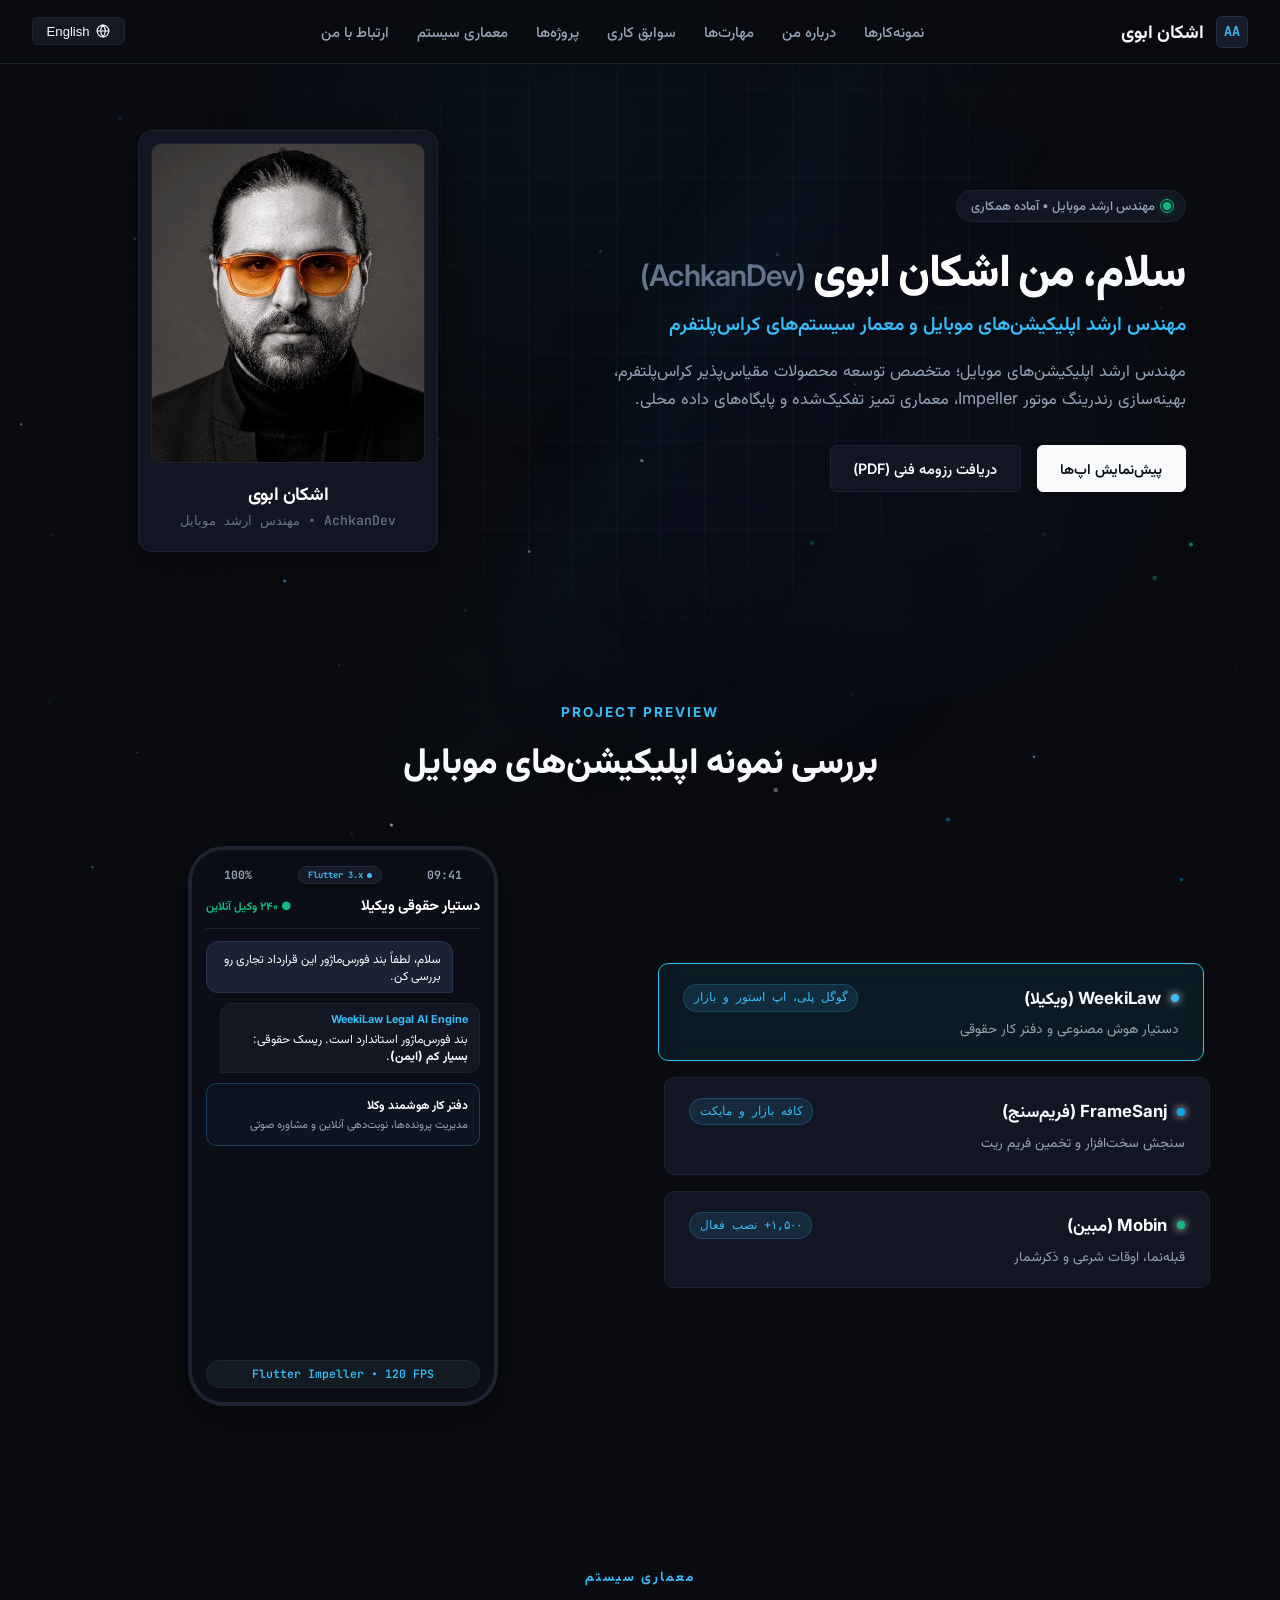
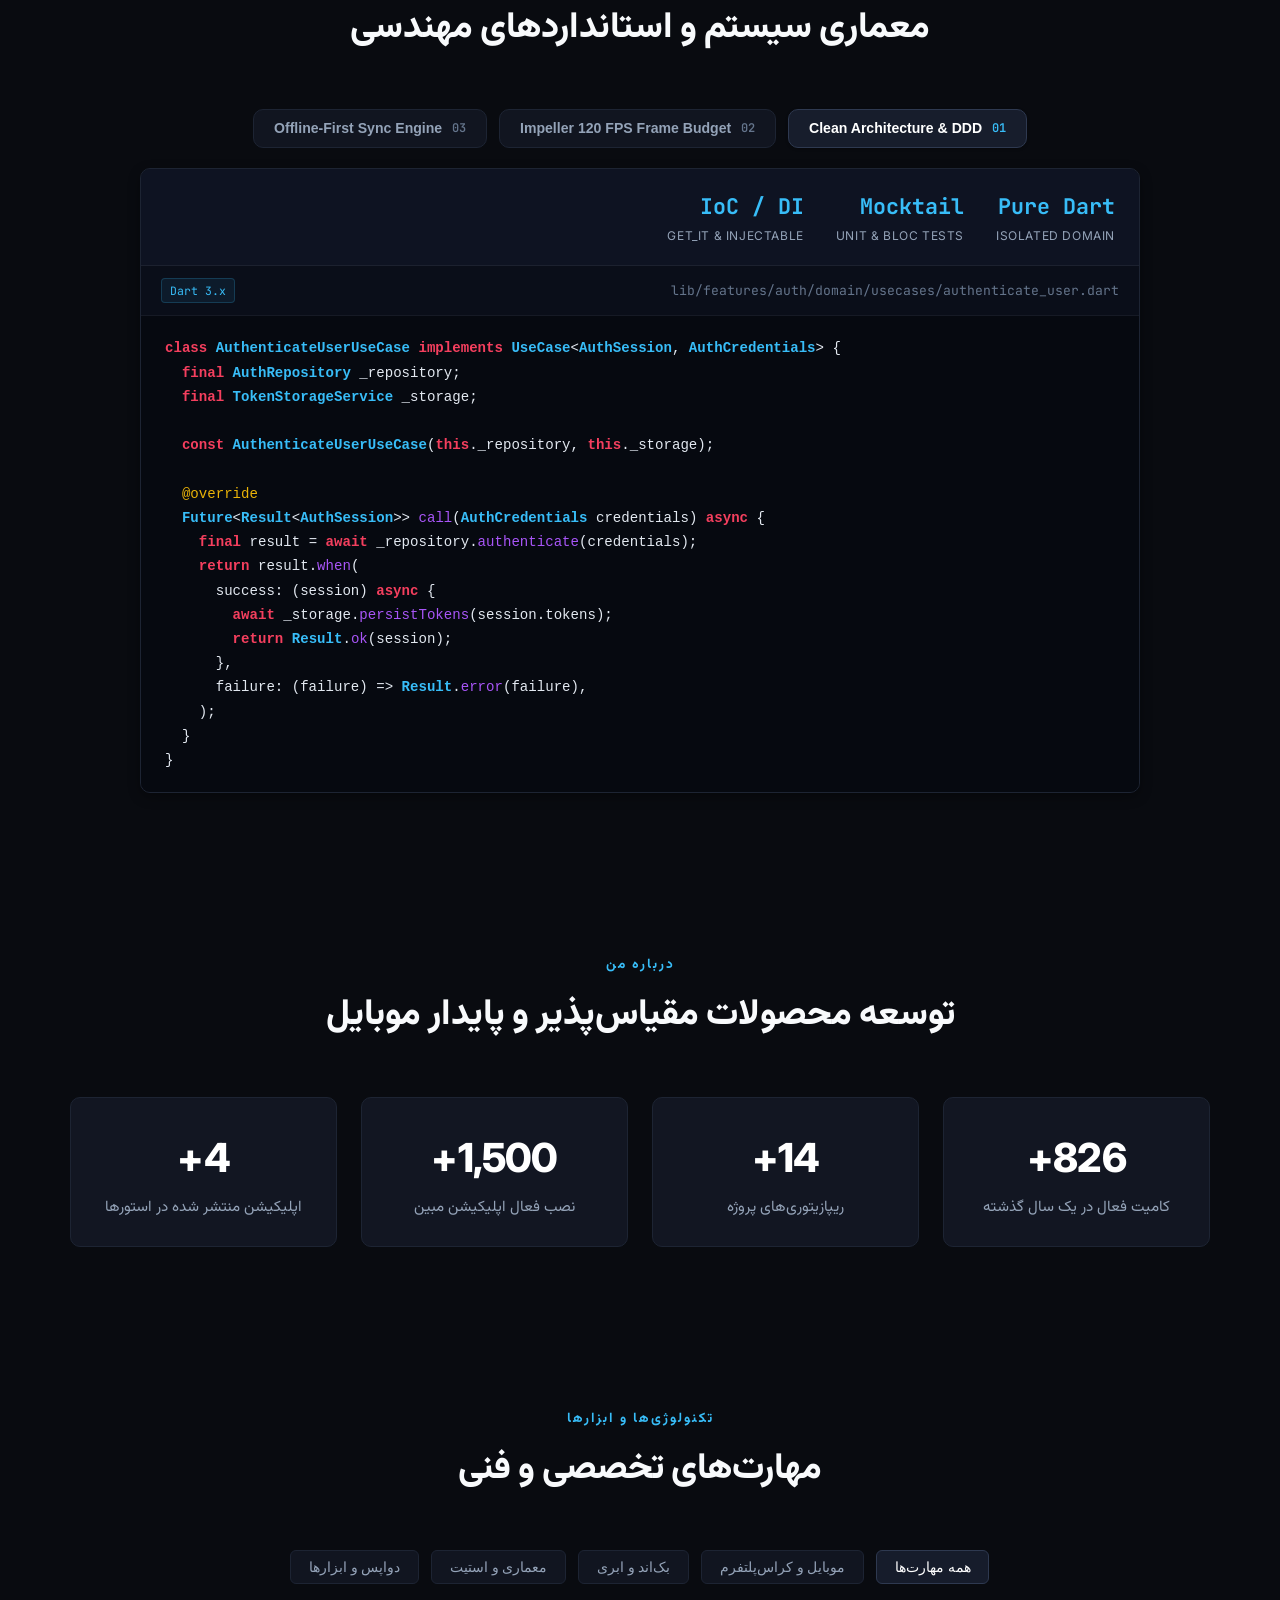
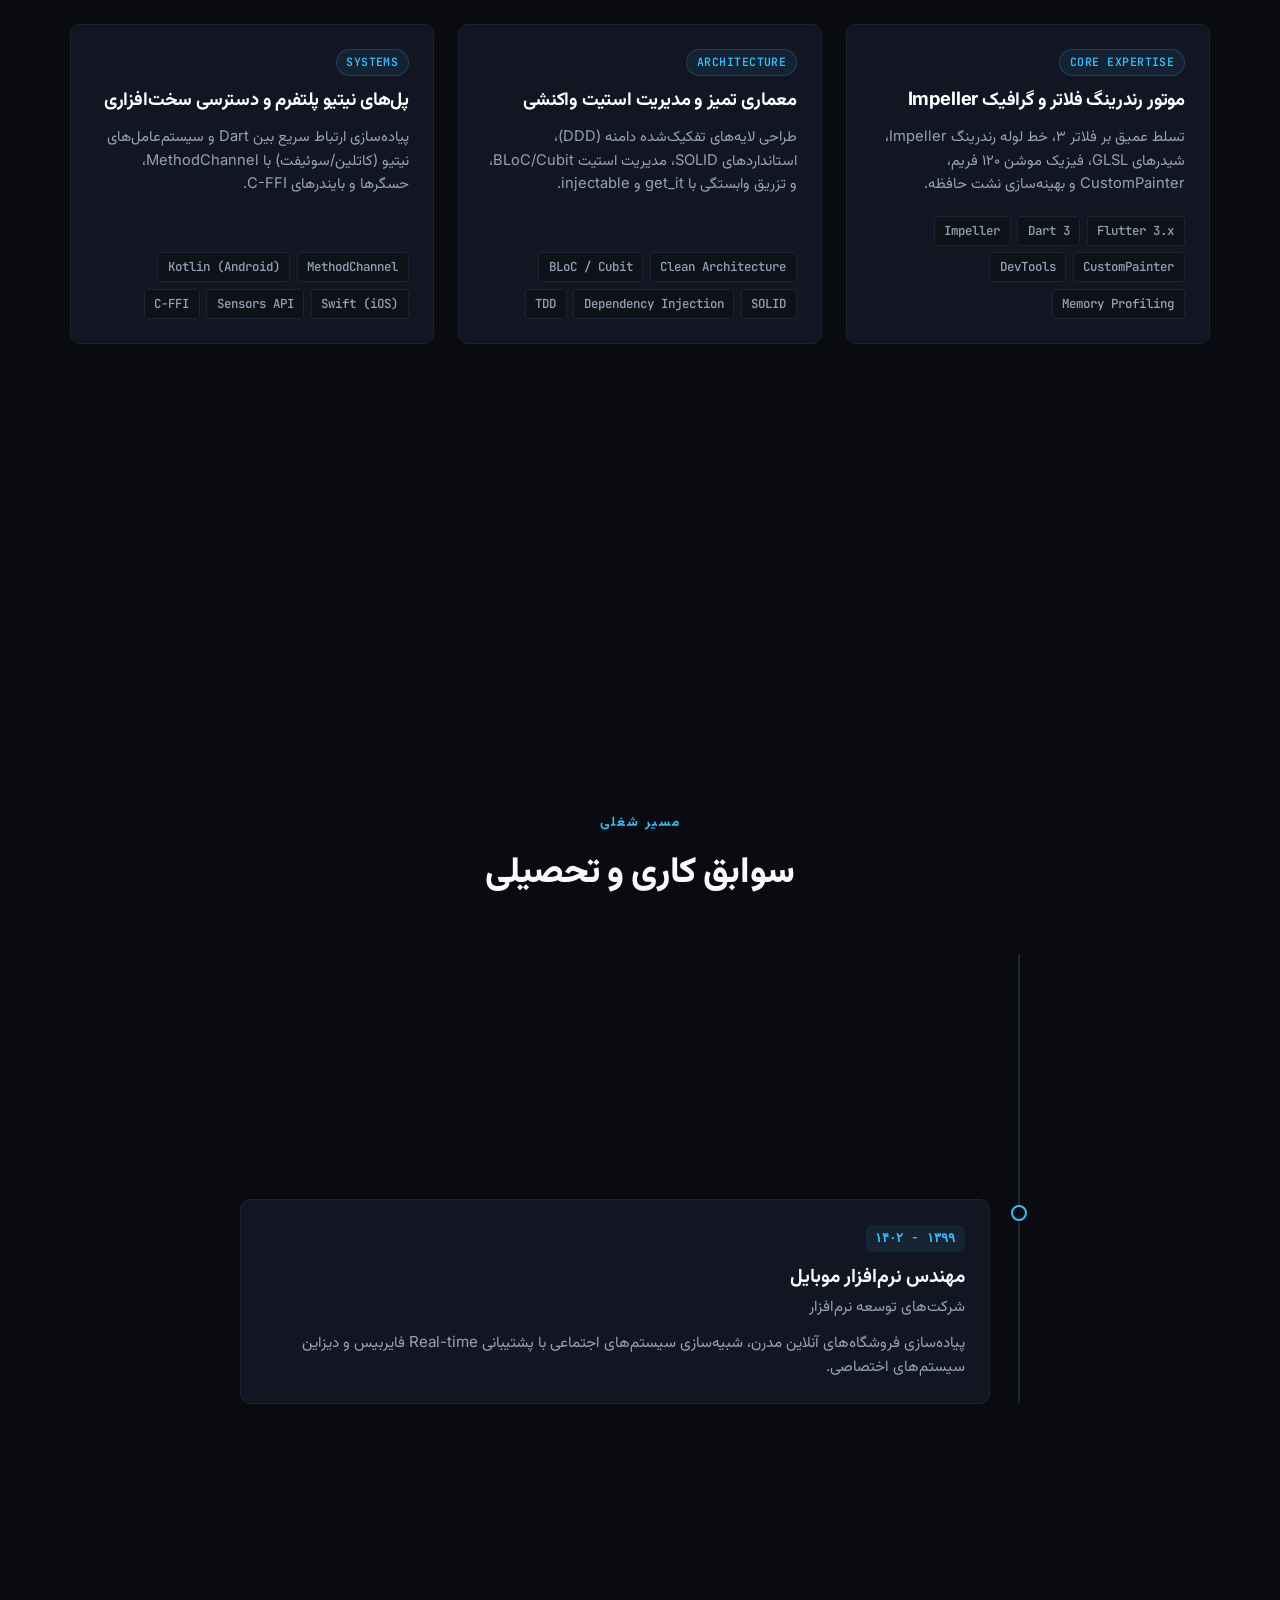
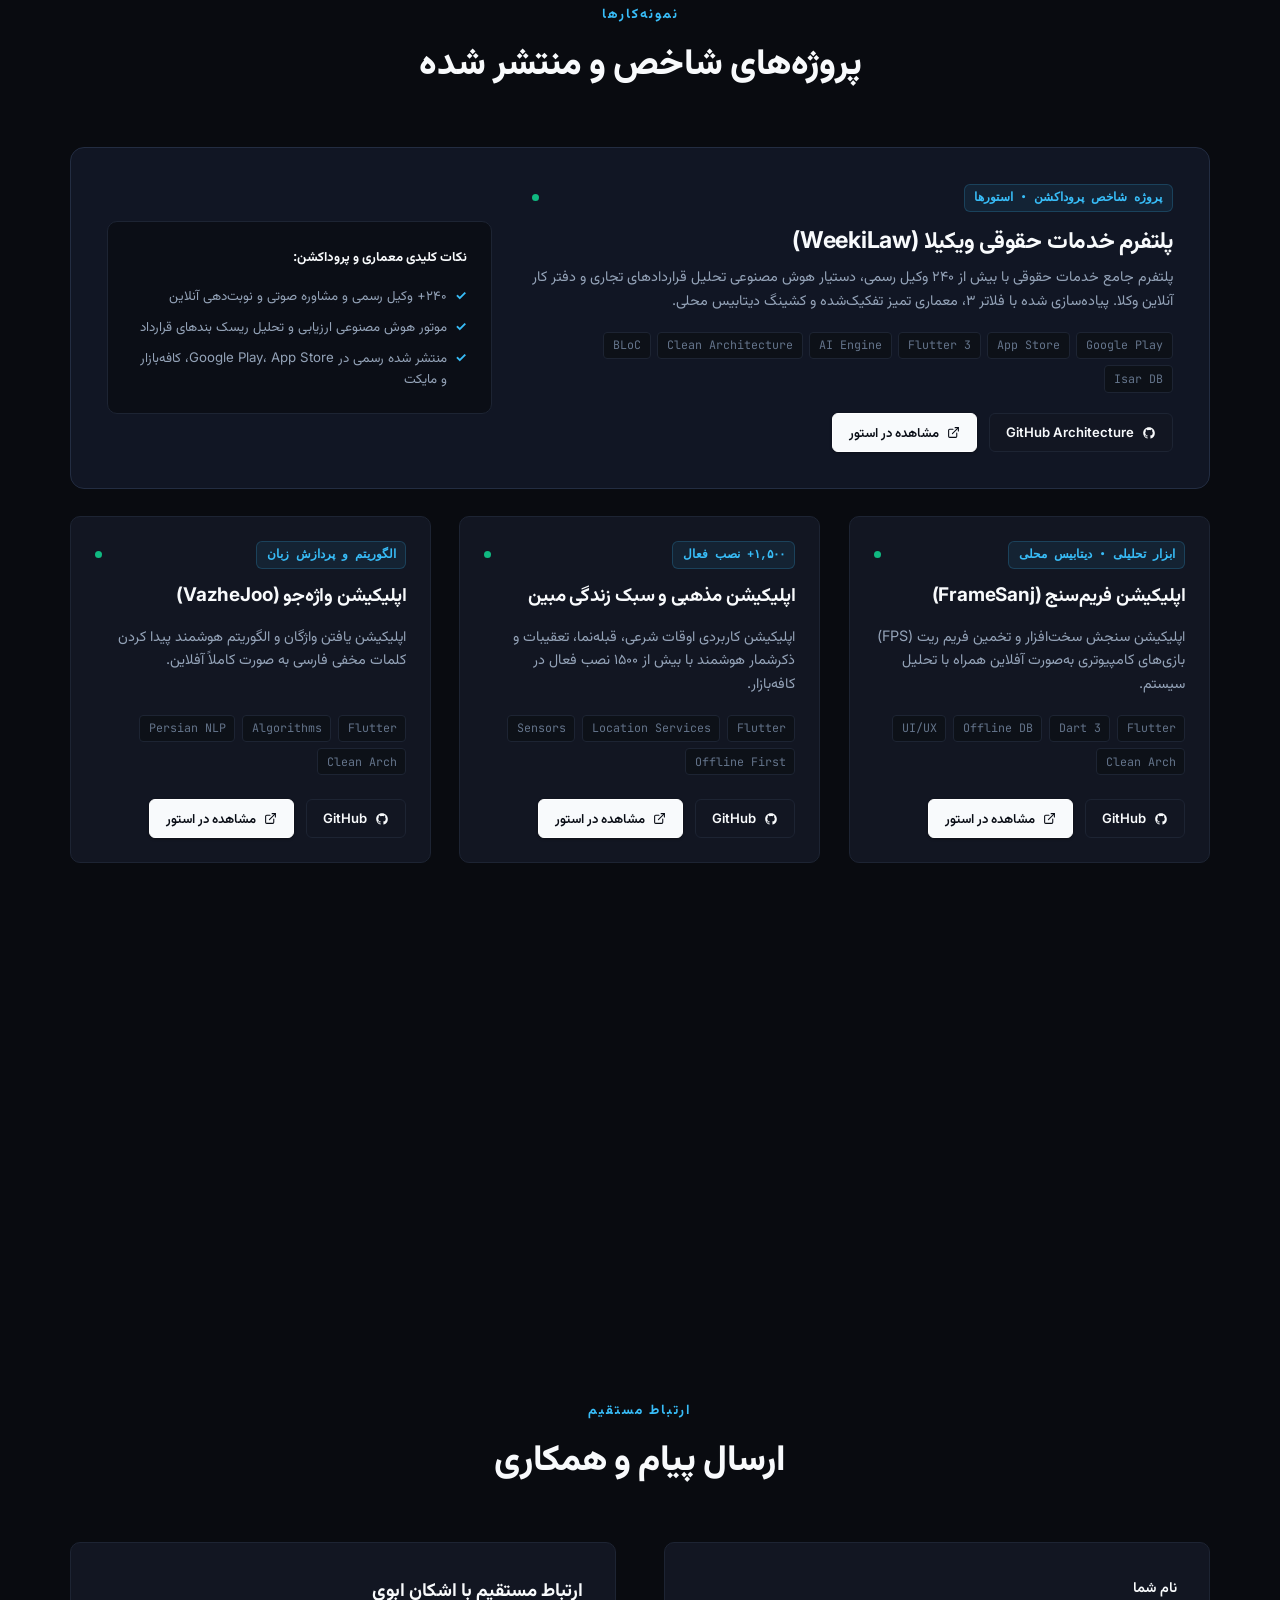
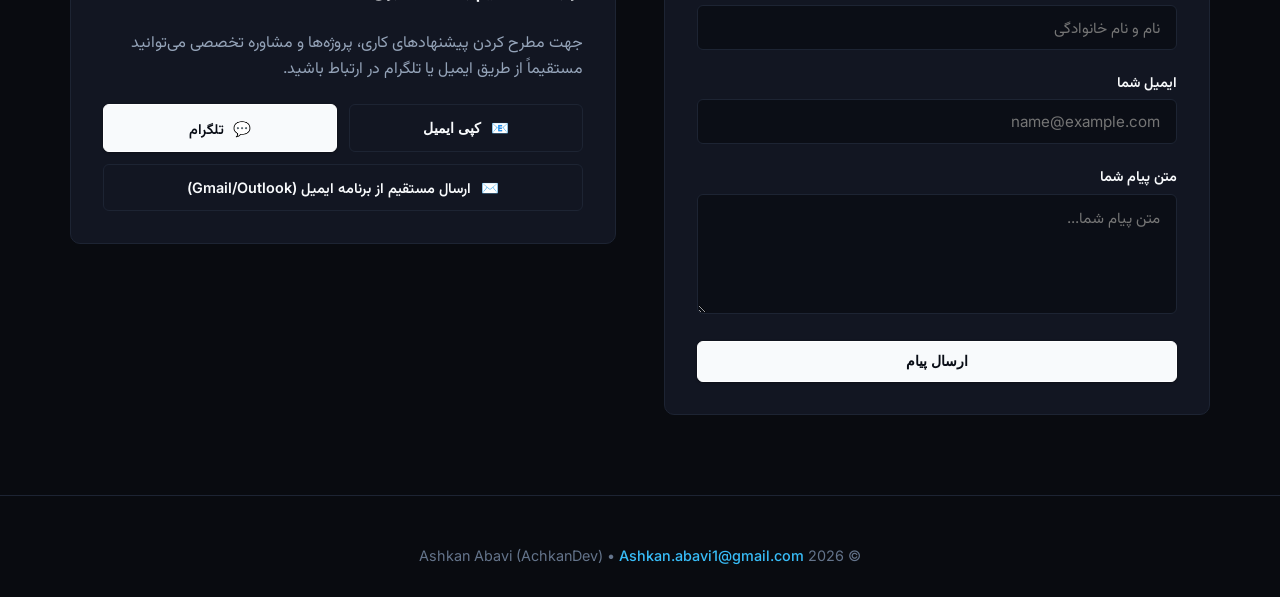
<file: index.html>
<!DOCTYPE html>
<html lang="fa" dir="rtl">
<head>
  <meta charset="UTF-8">
  <meta name="viewport" content="width=device-width, initial-scale=1.0">
  <title>اشکان ابوی (AchkanDev) — مهندس ارشد اپلیکیشن‌های موبایل و سیستم‌های کراس‌پلتفرم</title>
  <meta name="description" content="رزومه، سوابق و نمونه‌کارهای رسمی اشکان ابوی (AchkanDev)، مهندس ارشد اپلیکیشن‌های موبایل، توسعه‌دهنده فلاتر و معمار سیستم‌های کراس‌پلتفرم.">
  <meta name="keywords" content="اشکان ابوی, Ashkan Abavi, AchkanDev, فلاتر, Flutter, مهندس موبایل, رزومه اشکان ابوی, پورتفولیو اشکان ابوی, نمونه کار فلاتر">
  <meta name="author" content="اشکان ابوی (Ashkan Abavi)">
  <meta name="robots" content="index, follow, max-image-preview:large, max-snippet:-1, max-video-preview:-1">
  <meta name="googlebot" content="index, follow, max-image-preview:large, max-snippet:-1, max-video-preview:-1">
  <meta name="google-site-verification" content="kPR5S2ApET_VcN27nNC1_Z158eHl0S3h6J4NE5xxOdY" />
  <link rel="canonical" href="https://achkandev.github.io/">
  <link rel="alternate" hreflang="fa" href="https://achkandev.github.io/">
  <link rel="alternate" hreflang="en" href="https://achkandev.github.io/cv-en.html">
  <link rel="alternate" hreflang="x-default" href="https://achkandev.github.io/">
  <link rel="alternate" type="text/markdown" href="https://achkandev.github.io/llms.txt" title="LLM Context">

  <!-- Favicon & App Icons -->
  <link rel="icon" type="image/x-icon" href="favicon.ico">
  <link rel="icon" type="image/png" sizes="32x32" href="assets/favicon-512.png">
  <link rel="apple-touch-icon" href="assets/favicon-512.png">

  <!-- OpenGraph / Telegram / LinkedIn / Social Cards -->
  <meta property="og:type" content="profile">
  <meta property="og:site_name" content="پورتفولیو و رزومه اشکان ابوی">
  <meta property="og:title" content="اشکان ابوی (AchkanDev) — مهندس ارشد اپلیکیشن‌های موبایل">
  <meta property="og:description" content="رزومه، سوابق و نمونه‌کارهای رسمی اشکان ابوی (AchkanDev) — مهندس ارشد فلاتر، معمار سیستم‌های مقیاس‌پذیر و توسعه‌دهنده اپلیکیشن‌های موبایل.">
  <meta property="og:url" content="https://achkandev.github.io/">
  <meta property="og:image" content="https://achkandev.github.io/assets/favicon-512.png">
  <meta property="og:image:width" content="512">
  <meta property="og:image:height" content="512">
  <meta property="og:image:alt" content="اشکان ابوی — مهندس ارشد اپلیکیشن‌های موبایل">
  <meta property="og:locale" content="fa_IR">
  <meta property="og:locale:alternate" content="en_US">

  <!-- Twitter / X Cards -->
  <meta name="twitter:card" content="summary_large_image">
  <meta name="twitter:title" content="اشکان ابوی (AchkanDev) — مهندس ارشد اپلیکیشن‌های موبایل">
  <meta name="twitter:description" content="رزومه، سوابق و نمونه‌کارهای رسمی اشکان ابوی (AchkanDev) — مهندس ارشد فلاتر و معمار سیستم‌های موبایل.">
  <meta name="twitter:image" content="https://achkandev.github.io/assets/favicon-512.png">

  <!-- Structured Data / JSON-LD (Schema.org) -->
  <script type="application/ld+json">
  {
    "@context": "https://schema.org",
    "@graph": [
      {
        "@type": "Person",
        "@id": "https://achkandev.github.io/#person",
        "name": "اشکان ابوی",
        "alternateName": ["Ashkan Abavi", "AchkanDev", "ashkan abavi"],
        "jobTitle": "مهندس ارشد اپلیکیشن‌های موبایل و معمار سیستم‌های کراس‌پلتفرم",
        "description": "مهندس ارشد اپلیکیشن‌های موبایل و معمار سیستم‌های کراس‌پلتفرم؛ متخصص فلاتر، رندرینگ Impeller، بهینه‌سازی نیتیو و معماری تمیز.",
        "url": "https://achkandev.github.io",
        "image": "https://achkandev.github.io/assets/avatar.png",
        "email": "mailto:Ashkan.abavi1@gmail.com",
        "sameAs": [
          "https://github.com/AchkanDev",
          "https://linkedin.com/in/achkandev",
          "https://t.me/achkandev"
        ],
        "knowsAbout": [
          "Flutter",
          "Dart",
          "Clean Architecture",
          "Mobile App Architecture",
          "Cross-Platform Systems",
          "Native iOS/Android Performance",
          "Impeller GLSL Shaders",
          "State Management (BLoC, Provider)",
          "Offline Database Synchronization"
        ]
      },
      {
        "@type": "SoftwareApplication",
        "@id": "https://achkandev.github.io/#weekilaw",
        "name": "WeekiLaw (ویکیلا)",
        "operatingSystem": "Android, iOS",
        "applicationCategory": "BusinessApplication",
        "description": "AI-powered legal consultation assistant and lawyer management platform connecting clients with 240+ verified attorneys. Published on Google Play and Apple App Store.",
        "author": {"@id": "https://achkandev.github.io/#person"},
        "aggregateRating": {
          "@type": "AggregateRating",
          "ratingValue": "4.8",
          "ratingCount": "120"
        },
        "offers": {
          "@type": "Offer",
          "price": "0",
          "priceCurrency": "USD"
        }
      },
      {
        "@type": "SoftwareApplication",
        "@id": "https://achkandev.github.io/#mobin",
        "name": "Mobin (مبین)",
        "operatingSystem": "Android",
        "applicationCategory": "UtilitiesApplication",
        "description": "Spiritual companion and utility application with 1,500+ active installs featuring high-precision Qibla compass, offline prayer times, and utilities.",
        "author": {"@id": "https://achkandev.github.io/#person"},
        "aggregateRating": {
          "@type": "AggregateRating",
          "ratingValue": "4.8",
          "ratingCount": "350"
        }
      },
      {
        "@type": "ProfilePage",
        "@id": "https://achkandev.github.io/#webpage",
        "url": "https://achkandev.github.io/",
        "name": "اشکان ابوی (AchkanDev) — مهندس ارشد اپلیکیشن‌های موبایل",
        "isPartOf": {
          "@type": "WebSite",
          "@id": "https://achkandev.github.io/#website",
          "url": "https://achkandev.github.io/",
          "name": "AchkanDev Portfolio",
          "publisher": {"@id": "https://achkandev.github.io/#person"}
        },
        "mainEntity": {"@id": "https://achkandev.github.io/#person"},
        "inLanguage": ["fa", "en"]
      }
    ]
  }
  </script>

  <!-- Google Fonts -->
  <link rel="preconnect" href="https://fonts.googleapis.com">
  <link rel="preconnect" href="https://fonts.gstatic.com" crossorigin>
  <link href="https://fonts.googleapis.com/css2?family=Inter:wght@400;500;600;700;800;900&family=JetBrains+Mono:wght@400;600;800&family=Vazirmatn:wght@400;600;700;800;900&display=swap" rel="stylesheet">

  <!-- Stylesheets with Cache Busting Version Query -->
  <link rel="stylesheet" href="css/main.css?v=9">
  <link rel="stylesheet" href="css/components.css?v=9">
  <link rel="stylesheet" href="css/animations.css?v=9">
</head>
<body>

  <!-- Top Reading & Scroll Progress Laser Beam -->
  <div id="scroll-progress-bar" aria-hidden="true"></div>

  <!-- Ambient Interactive Background (Blueprint Grid, Stardust Canvas & Fluid Spotlight) -->
  <div class="ambient-bg-layer" aria-hidden="true">
    <canvas id="ambient-canvas" class="ambient-canvas"></canvas>
    <div class="ambient-aurora-blob aurora-1"></div>
    <div class="ambient-aurora-blob aurora-2"></div>
    <div class="ambient-aurora-blob aurora-3"></div>
    <div class="ambient-grid-pattern"></div>
    <div class="ambient-spotlight" id="ambient-spotlight"></div>
  </div>

  <!-- Navbar -->
  <nav class="navbar" id="navbar">
    <a href="/" class="nav-brand">
      <div class="logo-icon btn-magnetic">AA</div>
      <span data-i18n="navBrand">اشکان ابوی</span>
    </a>
    <ul class="nav-menu">
      <li><a href="#simulator" class="nav-link" data-i18n="navSimulator">نمونه‌کارها</a></li>
      <li><a href="#about" class="nav-link" data-i18n="navAbout">درباره من</a></li>
      <li><a href="#skills" class="nav-link" data-i18n="navSkills">مهارت‌ها</a></li>
      <li><a href="#experience" class="nav-link" data-i18n="navExperience">سوابق</a></li>
      <li><a href="#projects" class="nav-link" data-i18n="navProjects">پروژه‌ها</a></li>
      <li><a href="#architecture" class="nav-link" data-i18n="navArch">معماری سیستم</a></li>
      <li><a href="#contact" class="nav-link" data-i18n="navContact">تماس</a></li>
    </ul>
    <div class="nav-controls">
      <button class="lang-btn btn-magnetic" id="lang-toggle">
        English
      </button>
    </div>
  </nav>

  <!-- Hero Section -->
  <header class="hero container">
    <div class="hero-content">
      <div class="status-badge">
        <span class="status-dot"></span>
        <span data-i18n="statusBadge">مهندس ارشد اپلیکیشن‌های موبایل • آماده همکاری</span>
      </div>
      <h1 class="hero-title">
        <span data-i18n="heroGreeting">سلام، من </span>
        <span class="hero-name-highlight" data-i18n="heroName">اشکان ابوی</span>
        <span class="hero-handle" data-i18n="heroNickname"> (AchkanDev)</span>
      </h1>
      <div class="hero-role-title" data-i18n="heroRoleTitle">
        مهندس ارشد اپلیکیشن‌های موبایل و معمار سیستم‌های کراس‌پلتفرم
      </div>
      <p class="hero-bio" data-i18n="heroBio">
        مهندس ارشد اپلیکیشن‌های موبایل؛ متخصص توسعه سیستم‌های مقیاس‌پذیر کراس‌پلتفرم، رندرینگ موتور Impeller فلاتر، معماری تمیز (Clean Architecture) و پایگاه‌های داده آفلاین.
      </p>
      <div class="hero-actions">
        <a href="#simulator" class="btn btn-primary btn-magnetic" data-i18n="heroBtnDemo">پیش‌نمایش اپ‌ها</a>
        <a href="cv-fa.pdf" id="hero-btn-cv" target="_blank" rel="noopener noreferrer" class="btn btn-secondary btn-magnetic" data-i18n="heroBtnCv">دریافت رزومه فنی (PDF)</a>
      </div>
    </div>
    <div class="hero-avatar-wrapper">
      <div class="avatar-card card-tilt">
        <img src="assets/avatar.png?v=8" alt="Ashkan Abavi" class="avatar-img" width="290" height="330" fetchpriority="high" onerror="this.src='assets/avatar.jpg?v=8'">
        <div class="avatar-info">
          <div class="avatar-name" data-i18n="avatarName">اشکان ابوی</div>
          <div class="avatar-tag" data-i18n="avatarTag">AchkanDev • مهندس ارشد موبایل</div>
        </div>
      </div>
    </div>
  </header>

  <!-- Mobile App Interface Preview -->
  <section class="section container simulator-section" id="simulator">
    <div class="section-header">
      <div class="section-subtitle" data-i18n="simSubtitle">PROJECT PREVIEW</div>
      <h2 class="section-title" data-i18n="simTitle">بررسی نمونه اپلیکیشن‌های فلاتر</h2>
    </div>
    <div class="simulator-container">
      <div class="sim-tabs" id="sim-tabs-container">
        <!-- Dynamic Sim Tabs generated by app.js -->
      </div>
      <div class="phone-frame-wrapper">
        <div class="phone-device card-tilt">
          <div class="phone-screen" id="phone-screen">
            <!-- Dynamic Phone Content generated by app.js -->
          </div>
        </div>
      </div>
    </div>
  </section>

  <!-- System Architecture & Production Engineering Showcase -->
  <section class="section container" id="architecture">
    <div class="section-header">
      <div class="section-subtitle" data-i18n="archSub">معماری سیستم</div>
      <h2 class="section-title" data-i18n="archTitle">معماری سیستم و بنچمارک‌های پروداکشن</h2>
    </div>
    
    <div class="arch-showcase">
      <!-- Architecture Tabs -->
      <div class="arch-tabs">
        <button class="arch-tab-btn btn-magnetic active" data-arch-tab="clean-arch">
          <span class="arch-tab-num">01</span>
          <span>Clean Architecture & DDD</span>
        </button>
        <button class="arch-tab-btn btn-magnetic" data-arch-tab="impeller-bench">
          <span class="arch-tab-num">02</span>
          <span>Impeller 120 FPS Frame Budget</span>
        </button>
        <button class="arch-tab-btn btn-magnetic" data-arch-tab="offline-sync">
          <span class="arch-tab-num">03</span>
          <span>Offline-First Sync Engine</span>
        </button>
      </div>

      <!-- Content Panels -->
      <div class="arch-display-card card-tilt">
        <!-- Panel 1: Clean Architecture -->
        <div class="arch-panel active" id="panel-clean-arch">
          <div class="arch-panel-header">
            <div class="arch-metric-pills">
              <div class="arch-metric-pill">
                <span class="metric-val">Pure Dart</span>
                <span class="metric-lbl">Isolated Domain</span>
              </div>
              <div class="arch-metric-pill">
                <span class="metric-val">Mocktail</span>
                <span class="metric-lbl">Unit & BLoC Tests</span>
              </div>
              <div class="arch-metric-pill">
                <span class="metric-val">IoC / DI</span>
                <span class="metric-lbl">get_it & injectable</span>
              </div>
            </div>
          </div>
          <div class="arch-code-wrapper">
            <div class="code-header">
              <span>lib/features/auth/domain/usecases/authenticate_user.dart</span>
              <span class="code-badge">Dart 3.x</span>
            </div>
            <pre class="code-block"><code><span class="keyword">class</span> <span class="type">AuthenticateUserUseCase</span> <span class="keyword">implements</span> <span class="type">UseCase</span>&lt;<span class="type">AuthSession</span>, <span class="type">AuthCredentials</span>&gt; {
  <span class="keyword">final</span> <span class="type">AuthRepository</span> _repository;
  <span class="keyword">final</span> <span class="type">TokenStorageService</span> _storage;

  <span class="keyword">const</span> <span class="type">AuthenticateUserUseCase</span>(<span class="keyword">this</span>._repository, <span class="keyword">this</span>._storage);

  <span class="meta">@override</span>
  <span class="type">Future</span>&lt;<span class="type">Result</span>&lt;<span class="type">AuthSession</span>&gt;&gt; <span class="func">call</span>(<span class="type">AuthCredentials</span> credentials) <span class="keyword">async</span> {
    <span class="keyword">final</span> result = <span class="keyword">await</span> _repository.<span class="func">authenticate</span>(credentials);
    <span class="keyword">return</span> result.<span class="func">when</span>(
      success: (session) <span class="keyword">async</span> {
        <span class="keyword">await</span> _storage.<span class="func">persistTokens</span>(session.tokens);
        <span class="keyword">return</span> <span class="type">Result</span>.<span class="func">ok</span>(session);
      },
      failure: (failure) =&gt; <span class="type">Result</span>.<span class="func">error</span>(failure),
    );
  }
}</code></pre>
          </div>
        </div>

        <!-- Panel 2: Impeller 120 FPS Benchmark -->
        <div class="arch-panel" id="panel-impeller-bench">
          <div class="arch-panel-header">
            <div class="arch-metric-pills">
              <div class="arch-metric-pill">
                <span class="metric-val">8.3ms</span>
                <span class="metric-lbl">120 FPS Frame Budget</span>
              </div>
              <div class="arch-metric-pill">
                <span class="metric-val">Vulkan / Metal</span>
                <span class="metric-lbl">Hardware Graphics API</span>
              </div>
              <div class="arch-metric-pill">
                <span class="metric-val">Impeller AOT</span>
                <span class="metric-lbl">Pre-compiled Pipeline</span>
              </div>
            </div>
          </div>
          <div class="arch-code-wrapper">
            <div class="code-header">
              <span>shaders/fluid_distortion.frag (Impeller GLSL)</span>
              <span class="code-badge">GLSL 460</span>
            </div>
            <pre class="code-block"><code><span class="meta">#version 460 core</span>
<span class="meta">#include &lt;flutter/runtime_effect.glsl&gt;</span>

<span class="keyword">uniform</span> <span class="type">vec2</span> uResolution;
<span class="keyword">uniform</span> <span class="type">float</span> uTime;
<span class="keyword">uniform</span> <span class="type">sampler2D</span> uTexture;
<span class="keyword">out</span> <span class="type">vec4</span> fragColor;

<span class="type">void</span> <span class="func">main</span>() {
  <span class="type">vec2</span> uv = FlutterFragCoord().xy / uResolution;
  <span class="type">vec2</span> distortion = <span class="type">vec2</span>(
    <span class="func">sin</span>(uv.y * <span class="num">12.0</span> + uTime * <span class="num">1.8</span>) * <span class="num">0.012</span>,
    <span class="func">cos</span>(uv.x * <span class="num">12.0</span> + uTime * <span class="num">1.8</span>) * <span class="num">0.012</span>
  );
  fragColor = <span class="func">texture</span>(uTexture, uv + distortion);
}</code></pre>
          </div>
        </div>

        <!-- Panel 3: Offline Sync Engine -->
        <div class="arch-panel" id="panel-offline-sync">
          <div class="arch-panel-header">
            <div class="arch-metric-pills">
              <div class="arch-metric-pill">
                <span class="metric-val">Isar DB</span>
                <span class="metric-lbl">Embedded NoSQL Engine</span>
              </div>
              <div class="arch-metric-pill">
                <span class="metric-val">Dart Isolates</span>
                <span class="metric-lbl">Zero UI Thread Blocking</span>
              </div>
              <div class="arch-metric-pill">
                <span class="metric-val">Bi-directional</span>
                <span class="metric-lbl">Mutation Reconciler</span>
              </div>
            </div>
          </div>
          <div class="arch-code-wrapper">
            <div class="code-header">
              <span>lib/core/sync/offline_sync_coordinator.dart</span>
              <span class="code-badge">Dart Isolates</span>
            </div>
            <pre class="code-block"><code><span class="keyword">class</span> <span class="type">OfflineSyncCoordinator</span> {
  <span class="keyword">final</span> <span class="type">Isar</span> _isar;
  <span class="keyword">final</span> <span class="type">ApiClient</span> _remoteClient;

  <span class="keyword">Future</span>&lt;<span class="type">void</span>&gt; <span class="func">reconcilePendingMutations</span>() <span class="keyword">async</span> {
    <span class="keyword">final</span> pendingQueue = <span class="keyword">await</span> _isar.<span class="func">syncEntities</span>
      .<span class="func">filter</span>().<span class="func">statusEqualTo</span>(<span class="type">SyncStatus</span>.pending).<span class="func">findAll</span>();

    <span class="keyword">if</span> (pendingQueue.isEmpty) <span class="keyword">return</span>;

    <span class="comment">// Offload deserialization & encryption to background Isolate</span>
    <span class="keyword">await</span> <span class="type">Isolate</span>.<span class="func">run</span>(() =&gt; <span class="type">SyncWorker</span>.<span class="func">batchProcess</span>(pendingQueue));
  }
}</code></pre>
          </div>
        </div>
      </div>
    </div>
  </section>

  <!-- About Section & Stats -->
  <section class="section container" id="about">
    <div class="section-header">
      <div class="section-subtitle" data-i18n="aboutSub">درباره من</div>
      <h2 class="section-title" data-i18n="aboutTitle">خلق اپلیکیشن‌های پیشرفته و روان</h2>
    </div>
    <div class="stats-grid" id="stats-container">
      <div class="stat-card reveal card-tilt">
        <div class="stat-number">826+</div>
        <div class="stat-label">کامیت فعال در یک سال گذشته</div>
      </div>
      <div class="stat-card reveal card-tilt">
        <div class="stat-number">14+</div>
        <div class="stat-label">ریپازیتوری‌های پروژه</div>
      </div>
      <div class="stat-card reveal card-tilt">
        <div class="stat-number">1,500+</div>
        <div class="stat-label">نصب فعال اپلیکیشن مبین</div>
      </div>
      <div class="stat-card reveal card-tilt">
        <div class="stat-number">4+</div>
        <div class="stat-label">اپلیکیشن منتشر شده در استورها</div>
      </div>
    </div>
  </section>

  <!-- Skills Section -->
  <section class="section container" id="skills">
    <div class="section-header">
      <div class="section-subtitle" data-i18n="skillsSub">تکنولوژی‌ها و ابزارها</div>
      <h2 class="section-title" data-i18n="skillsTitle">مهارت‌های تخصصی و فنی</h2>
    </div>
    <div class="skills-tabs">
      <button class="skill-tab btn-magnetic active" data-category="all" data-i18n="tabAll">همه مهارت‌ها</button>
      <button class="skill-tab btn-magnetic" data-category="mobile" data-i18n="tabMobile">موبایل و کراس‌پلتفرم</button>
      <button class="skill-tab btn-magnetic" data-category="backend" data-i18n="tabBackend">بک‌اند و ابری</button>
      <button class="skill-tab btn-magnetic" data-category="architecture" data-i18n="tabArch">معماری و استیت</button>
      <button class="skill-tab btn-magnetic" data-category="tools" data-i18n="tabTools">دواپس و ابزارها</button>
    </div>
    <div class="skills-grid" id="skills-grid">
      <div class="skill-card reveal" data-category="mobile">
        <div class="skill-card-top">
          <span class="skill-badge">Core Expertise</span>
          <h3 class="skill-title">موتور رندرینگ فلاتر و گرافیک Impeller</h3>
        </div>
        <p class="skill-desc">تسلط عمیق بر فلاتر ۳، خط لوله رندرینگ Impeller، شیدرهای GLSL، فیزیک موشن ۱۲۰ فریم، CustomPainter و بهینه‌سازی نشت حافظه.</p>
        <div class="skill-tags">
          <span class="skill-tag">Flutter 3.x</span>
          <span class="skill-tag">Dart 3</span>
          <span class="skill-tag">Impeller</span>
          <span class="skill-tag">CustomPainter</span>
          <span class="skill-tag">Memory Profiling</span>
        </div>
      </div>

      <div class="skill-card reveal" data-category="architecture">
        <div class="skill-card-top">
          <span class="skill-badge">Architecture</span>
          <h3 class="skill-title">معماری تمیز و مدیریت استیت واکنشی</h3>
        </div>
        <p class="skill-desc">طراحی لایه‌های تفکیک‌شده دامنه (DDD)، استانداردهای SOLID، مدیریت استیت BLoC/Cubit، و تزریق وابستگی با get_it و injectable.</p>
        <div class="skill-tags">
          <span class="skill-tag">Clean Architecture</span>
          <span class="skill-tag">BLoC / Cubit</span>
          <span class="skill-tag">SOLID</span>
          <span class="skill-tag">Dependency Injection</span>
          <span class="skill-tag">TDD</span>
        </div>
      </div>

      <div class="skill-card reveal" data-category="mobile">
        <div class="skill-card-top">
          <span class="skill-badge">Systems</span>
          <h3 class="skill-title">پل‌های نیتیو پلتفرم و دسترسی سخت‌افزاری</h3>
        </div>
        <p class="skill-desc">پیاده‌سازی ارتباط سریع بین Dart و سیستم‌عامل‌های نیتیو (کاتلین/سوئیفت) با MethodChannel، حسگرها و بایندرهای C-FFI.</p>
        <div class="skill-tags">
          <span class="skill-tag">MethodChannel</span>
          <span class="skill-tag">Kotlin</span>
          <span class="skill-tag">Swift</span>
          <span class="skill-tag">Sensors API</span>
        </div>
      </div>

      <div class="skill-card reveal" data-category="mobile">
        <div class="skill-card-top">
          <span class="skill-badge">Performance</span>
          <h3 class="skill-title">پایگاه‌داده آفلاین و پردازش موازی</h3>
        </div>
        <p class="skill-desc">پایگاه‌های داده پرسرعت محلی (Hive, Isar, Drift)، پردازش در پس‌زمینه با Dart Isolates و همگام‌سازی بدون وقفه داده‌ها.</p>
        <div class="skill-tags">
          <span class="skill-tag">Hive DB</span>
          <span class="skill-tag">Isar DB</span>
          <span class="skill-tag">SQLite</span>
          <span class="skill-tag">Dart Isolates</span>
          <span class="skill-tag">Offline Sync</span>
        </div>
      </div>

      <div class="skill-card reveal" data-category="backend">
        <div class="skill-card-top">
          <span class="skill-badge">Backend & Cloud</span>
          <h3 class="skill-title">اکوسیستم ابری و پروتکل‌های شبکه</h3>
        </div>
        <p class="skill-desc">سرویس‌های فایربیس (FCM, Crashlytics, Firestore)، کلاینت RESTful با Dio و اینترسپتورهای پیشرفته، وب‌سوکت و توکن رفرش امن.</p>
        <div class="skill-tags">
          <span class="skill-tag">Firebase Suite</span>
          <span class="skill-tag">REST APIs (Dio)</span>
          <span class="skill-tag">WebSockets</span>
          <span class="skill-tag">Auth & JWT</span>
        </div>
      </div>

      <div class="skill-card reveal" data-category="tools">
        <div class="skill-card-top">
          <span class="skill-badge">DevOps</span>
          <h3 class="skill-title">اتوماسیون CI/CD و انتشار در استورها</h3>
        </div>
        <p class="skill-desc">تست‌های خودکار یونیت و ویجت، پایپ‌لاین‌های گیت‌هاب اکشنز، امضای خودکار با Fastlane و انتشار رسمی در گوگل پلی و اپ استور.</p>
        <div class="skill-tags">
          <span class="skill-tag">GitHub Actions</span>
          <span class="skill-tag">CI/CD</span>
          <span class="skill-tag">Fastlane</span>
          <span class="skill-tag">Google Play</span>
          <span class="skill-tag">App Store</span>
        </div>
      </div>
    </div>
  </section>

  <!-- Experience Timeline -->
  <section class="section container" id="experience">
    <div class="section-header">
      <div class="section-subtitle" data-i18n="expSub">مسیر شغلی</div>
      <h2 class="section-title" data-i18n="expTitle">سوابق کاری و تحصیلی</h2>
    </div>
    <div class="timeline" id="timeline-container">
      <div class="timeline-item reveal">
        <div class="timeline-meta">
          <span class="timeline-date">۱۴۰۲ - تا کنون</span>
        </div>
        <div class="timeline-content">
          <h3 class="timeline-title">مهندس ارشد اپلیکیشن‌های موبایل</h3>
          <h4 class="timeline-subtitle">توسعه پروژه‌های تجاری و استورها</h4>
          <p class="timeline-desc">طراحی و توسعه پروژه‌های تجاری موبایل شامل پلتفرم حقوقی ویکیلا (WeekiLaw منتشر شده در گوگل پلی، اپ استور، کافه‌بازار و مایکت)، فریم‌سنج و مبین بر پایه معماری‌های مدرن Clean Architecture و همگام‌سازی دیتابیس آفلاین.</p>
        </div>
      </div>
      <div class="timeline-item reveal">
        <div class="timeline-meta">
          <span class="timeline-date">۱۳۹۹ - ۱۴۰۲</span>
        </div>
        <div class="timeline-content">
          <h3 class="timeline-title">مهندس نرم‌افزار موبایل</h3>
          <h4 class="timeline-subtitle">شرکت‌های توسعه نرم‌افزار</h4>
          <p class="timeline-desc">پیاده‌سازی فروشگاه‌های آنلاین مدرن، شبیه‌سازی سیستم‌های اجتماعی با پشتیبانی Real-time فایربیس، مدیریت استیت پیشرفته و دیزاین سیستم‌های اختصاصی.</p>
        </div>
      </div>
    </div>
  </section>

  <!-- Projects Showcase -->
  <section class="section container" id="projects">
    <div class="section-header">
      <div class="section-subtitle" data-i18n="projectsSub">نمونه‌کارها</div>
      <h2 class="section-title" data-i18n="projectsTitle">پروژه‌های شاخص و منتشر شده</h2>
    </div>
    <div class="projects-grid" id="projects-grid">
      <div class="project-card reveal">
        <div class="project-card-header">
          <div class="project-card-top">
            <span class="project-badge">محصول تجاری • استورها</span>
            <span class="project-status-dot"></span>
          </div>
          <h3 class="project-title">پلتفرم خدمات حقوقی ویکیلا (WeekiLaw)</h3>
        </div>
        <div class="project-body">
          <p class="project-desc">پلتفرم جامع خدمات حقوقی و دستیار هوش مصنوعی حقوقی برای ارتباط شهروندان با ۲۴۰+ وکیل و دفتر کار هوشمند. منتشر شده در گوگل پلی استور (Google Play)، اپ استور (Apple App Store)، کافه‌بازار و مایکت.</p>
          <div class="project-tags">
            <span class="tag-pill">Google Play</span>
            <span class="tag-pill">App Store</span>
            <span class="tag-pill">Flutter 3</span>
            <span class="tag-pill">AI Engine</span>
            <span class="tag-pill">BLoC</span>
          </div>
        </div>
      </div>
      <div class="project-card reveal">
        <div class="project-card-header">
          <div class="project-card-top">
            <span class="project-badge">ابزار تحلیلی • دیتابیس محلی</span>
            <span class="project-status-dot"></span>
          </div>
          <h3 class="project-title">اپلیکیشن فریم‌سنج (FrameSanj)</h3>
        </div>
        <div class="project-body">
          <p class="project-desc">اپلیکیشن سنجش سخت‌افزار و تخمین فریم ریت (FPS) بازی‌های کامپیوتری به‌صورت آفلاین همراه با تحلیل سیستم و معماری تمیز.</p>
          <div class="project-tags">
            <span class="tag-pill">Flutter</span>
            <span class="tag-pill">Dart 3</span>
            <span class="tag-pill">Offline DB</span>
            <span class="tag-pill">Clean Arch</span>
          </div>
        </div>
      </div>
      <div class="project-card reveal">
        <div class="project-card-header">
          <div class="project-card-top">
            <span class="project-badge">۱,۵۰۰+ نصب فعال</span>
            <span class="project-status-dot"></span>
          </div>
          <h3 class="project-title">اپلیکیشن مذهبی و سبک زندگی مبین</h3>
        </div>
        <div class="project-body">
          <p class="project-desc">اپلیکیشن کاربردی اوقات شرعی، قبله‌نما، تعقیبات و ذکرشمار هوشمند با بیش از ۱۵۰۰ نصب فعال در کافه‌بازار.</p>
          <div class="project-tags">
            <span class="tag-pill">Flutter</span>
            <span class="tag-pill">Location Services</span>
            <span class="tag-pill">Sensors API</span>
            <span class="tag-pill">Offline First</span>
          </div>
        </div>
      </div>
      <div class="project-card reveal">
        <div class="project-card-header">
          <div class="project-card-top">
            <span class="project-badge">الگوریتم و پردازش زبان</span>
            <span class="project-status-dot"></span>
          </div>
          <h3 class="project-title">اپلیکیشن واژه‌جو (VazheJoo)</h3>
        </div>
        <div class="project-body">
          <p class="project-desc">اپلیکیشن یافتن واژگان و الگوریتم هوشمند پیدا کردن کلمات مخفی فارسی به صورت کاملاً آفلاین.</p>
          <div class="project-tags">
            <span class="tag-pill">Flutter</span>
            <span class="tag-pill">Algorithms</span>
            <span class="tag-pill">Persian NLP</span>
          </div>
        </div>
      </div>
      <div class="project-card reveal">
        <div class="project-card-header">
          <div class="project-card-top">
            <span class="project-badge">فایربیس و معماری تمیز</span>
            <span class="project-status-dot"></span>
          </div>
          <h3 class="project-title">پروژه مدرن Yariex</h3>
        </div>
        <div class="project-body">
          <p class="project-desc">پروژه قدرتمند فلاتر با آخرین استانداردهای UI/UX، سرویس‌های Real-time فایربیس و ساختار Clean Architecture.</p>
          <div class="project-tags">
            <span class="tag-pill">Flutter</span>
            <span class="tag-pill">Firebase</span>
            <span class="tag-pill">BLoC</span>
            <span class="tag-pill">Clean Arch</span>
          </div>
        </div>
      </div>
      <div class="project-card reveal">
        <div class="project-card-header">
          <div class="project-card-top">
            <span class="project-badge">موشن دیزاین و فروشگاه</span>
            <span class="project-status-dot"></span>
          </div>
          <h3 class="project-title">فروشگاه آنلاین Nike Store</h3>
        </div>
        <div class="project-body">
          <p class="project-desc">اپلیکیشن فروشگاهی فوق‌العاده شیک با انیمیشن‌های روان، مدیریت سبد خرید و مراحل سفارش‌گیری کامل.</p>
          <div class="project-tags">
            <span class="tag-pill">Flutter</span>
            <span class="tag-pill">Hero Animations</span>
            <span class="tag-pill">UI/UX</span>
          </div>
        </div>
      </div>
    </div>
  </section>

  <!-- Contact Section -->
  <section class="section container" id="contact">
    <div class="section-header">
      <div class="section-subtitle" data-i18n="contactSub">ارتباط مستقیم</div>
      <h2 class="section-title" data-i18n="contactTitle">ارسال پیام و همکاری</h2>
    </div>
    <div class="contact-container">
      <div class="contact-card">
        <form id="contact-form" action="https://formsubmit.co/Ashkan.abavi1@gmail.com" method="POST" target="_blank">
          <!-- FormSubmit Configuration Hidden Fields -->
          <input type="hidden" name="_captcha" value="false">
          <input type="hidden" name="_template" value="table">
          <input type="hidden" name="_subject" value="New Portfolio Message for Ashkan Abavi">

          <div class="form-group">
            <label class="form-label" data-i18n="contactName">نام شما</label>
            <input type="text" name="name" id="contact-name-input" class="form-input" required data-i18n-placeholder="contactNamePlaceholder" placeholder="نام و نام خانوادگی">
          </div>
          <div class="form-group">
            <label class="form-label" data-i18n="contactEmail">ایمیل شما</label>
            <input type="email" name="email" id="contact-email-input" class="form-input" required data-i18n-placeholder="contactEmailPlaceholder" placeholder="name@example.com">
          </div>
          <div class="form-group">
            <label class="form-label" data-i18n="contactMsg">متن پیام شما</label>
            <textarea name="message" id="contact-msg-input" class="form-textarea" required data-i18n-placeholder="contactMsgPlaceholder" placeholder="متن پیام شما..."></textarea>
          </div>
          <button type="submit" id="contact-submit-btn" class="btn btn-primary spring-tap" style="width: 100%; justify-content: center;" data-i18n="contactSend">ارسال پیام</button>
        </form>
      </div>

      <div class="contact-card" style="display: flex; flex-direction: column; justify-content: center; align-items: flex-start; gap: 1.5rem;">
        <h3 data-i18n="contactQuickTitle">ارتباط مستقیم با اشکان ابوی</h3>
        <p style="color: var(--text-muted);" data-i18n="contactQuickDesc">جهت مطرح کردن پیشنهادهای کاری، پروژه‌ها و مشاوره تخصصی می‌توانید مستقیماً از طریق ایمیل یا تلگرام در ارتباط باشید.</p>
        <div style="display: flex; flex-direction: column; gap: 0.75rem; width: 100%;">
          <div style="display: flex; gap: 0.75rem; width: 100%;">
            <button class="btn btn-secondary spring-tap" id="copy-email-btn" style="flex: 1; justify-content: center;">
              <span>📧</span> <span data-i18n="copyEmail">کپی ایمیل</span>
            </button>
            <a href="https://t.me/achkandev" target="_blank" rel="noopener noreferrer" class="btn btn-primary spring-tap" style="flex: 1; justify-content: center;">
              <span>💬</span> <span data-i18n="contactTelegram">تلگرام</span>
            </a>
          </div>
          <a href="mailto:Ashkan.abavi1@gmail.com" class="btn btn-secondary spring-tap" style="width: 100%; justify-content: center;">
            <span>✉️</span> <span data-i18n="contactDirectEmail">ارسال مستقیم از برنامه ایمیل (Gmail/Outlook)</span>
          </a>
        </div>
      </div>
    </div>
  </section>

  <!-- Footer -->
  <footer class="footer">
    <div class="container">
      <p>© <span id="year">2026</span> Ashkan Abavi (AchkanDev) • <a href="mailto:Ashkan.abavi1@gmail.com" style="color: var(--primary-cyan); text-decoration: none; font-weight: 500;" data-i18n="footerRights">Ashkan.abavi1@gmail.com</a></p>
    </div>
  </footer>

  <!-- Scripts with Cache Busting Version Query -->
  <script src="js/config.js?v=9"></script>
  <script src="js/translations.js?v=9"></script>
  <script src="js/app.js?v=9"></script>
</body>
</html>
</file>
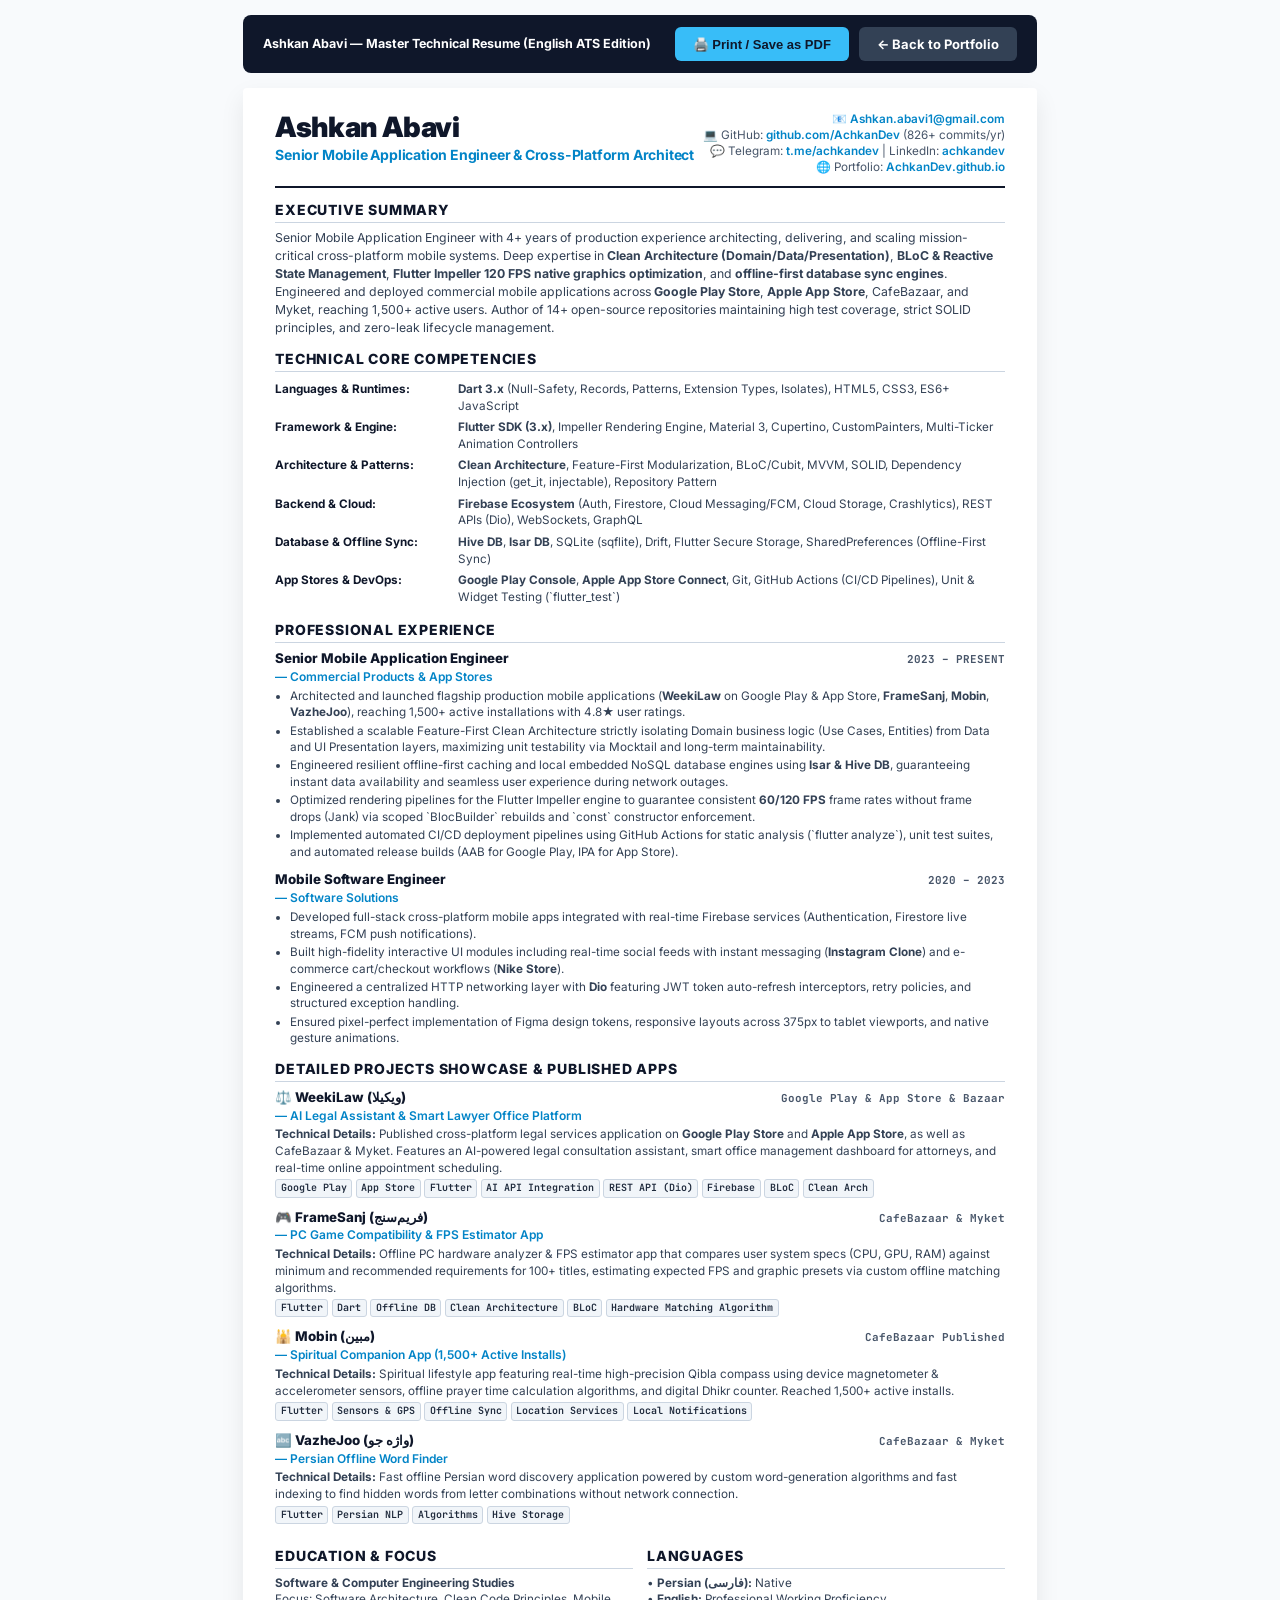
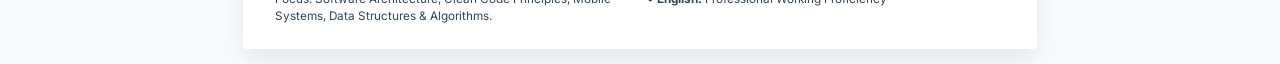
<file: cv-en.html>
<!DOCTYPE html>
<html lang="en">
<head>
  <meta charset="UTF-8">
  <meta name="viewport" content="width=device-width, initial-scale=1.0">
  <title>Ashkan Abavi — Senior Mobile Application Engineer & Cross-Platform Architect</title>
  <meta name="description" content="Master Technical Resume of Ashkan Abavi (AchkanDev) — Senior Mobile Application Engineer & Cross-Platform Architect specializing in Flutter and Clean Architecture.">
  <meta name="google-site-verification" content="kPR5S2ApET_VcN27nNC1_Z158eHl0S3h6J4NE5xxOdY">
  <link rel="canonical" href="https://achkandev.github.io/cv-en.html">
  <link rel="alternate" hreflang="fa" href="https://achkandev.github.io/cv-fa.html">
  <link rel="alternate" hreflang="en" href="https://achkandev.github.io/cv-en.html">
  <link rel="alternate" hreflang="x-default" href="https://achkandev.github.io/cv-en.html">

  <!-- Favicon & Icons -->
  <link rel="icon" type="image/x-icon" href="favicon.ico">
  <link rel="icon" type="image/png" sizes="32x32" href="assets/favicon-512.png">
  <link rel="apple-touch-icon" href="assets/favicon-512.png">

  <!-- OpenGraph & Social Cards -->
  <meta property="og:type" content="profile">
  <meta property="og:site_name" content="Ashkan Abavi Portfolio">
  <meta property="og:title" content="Ashkan Abavi — Master Technical Resume (English)">
  <meta property="og:description" content="Master Technical Resume of Ashkan Abavi (AchkanDev) — Senior Mobile Application Engineer & Cross-Platform Architect.">
  <meta property="og:url" content="https://achkandev.github.io/cv-en.html">
  <meta property="og:image" content="https://achkandev.github.io/assets/favicon-512.png">

  <!-- Twitter / X Cards -->
  <meta name="twitter:card" content="summary_large_image">
  <meta name="twitter:title" content="Ashkan Abavi — Master Technical Resume">
  <meta name="twitter:description" content="Senior Mobile Application Engineer & Cross-Platform Architect specializing in Flutter and Clean Architecture.">
  <meta name="twitter:image" content="https://achkandev.github.io/assets/favicon-512.png">

  <!-- Structured Data / JSON-LD -->
  <script type="application/ld+json">
  {
    "@context": "https://schema.org",
    "@type": "ProfilePage",
    "@id": "https://achkandev.github.io/cv-en.html#webpage",
    "url": "https://achkandev.github.io/cv-en.html",
    "name": "Ashkan Abavi — Master Technical Resume",
    "inLanguage": "en",
    "mainEntity": {
      "@type": "Person",
      "@id": "https://achkandev.github.io/#person",
      "name": "Ashkan Abavi",
      "alternateName": ["Ashkan Abavi", "AchkanDev"],
      "jobTitle": "Senior Mobile Application Engineer & Cross-Platform Architect",
      "description": "Senior Mobile Application Engineer specializing in high-scalability cross-platform solutions, native performance optimization, and mobile software architecture.",
      "url": "https://achkandev.github.io",
      "image": "https://achkandev.github.io/assets/avatar.png",
      "email": "mailto:Ashkan.abavi1@gmail.com",
      "sameAs": [
        "https://github.com/AchkanDev",
        "https://linkedin.com/in/achkandev",
        "https://t.me/achkandev"
      ],
      "knowsAbout": [
        "Flutter",
        "Dart",
        "Clean Architecture",
        "BLoC State Management",
        "Mobile App Architecture",
        "Cross-Platform Systems",
        "Native Android (Kotlin/Java)",
        "Native iOS (Swift)",
        "Impeller GLSL Shaders",
        "Offline Database Synchronization"
      ]
    }
  }
  </script>

  <link rel="preconnect" href="https://fonts.googleapis.com">
  <link rel="preconnect" href="https://fonts.gstatic.com" crossorigin>
  <link href="https://fonts.googleapis.com/css2?family=Inter:wght@400;500;600;700;800;900&family=JetBrains+Mono:wght@500;700&display=swap" rel="stylesheet">
  <style>
    @page { size: A4; margin: 8mm 10mm; }
    *, *::before, *::after { box-sizing: border-box; margin: 0; padding: 0; }
    h2, h3 { font-size: inherit; font-weight: inherit; margin: 0; }
    body {
      font-family: 'Inter', -apple-system, BlinkMacSystemFont, 'Segoe UI', Roboto, sans-serif;
      color: #0f172a;
      background: #f8fafc;
      line-height: 1.42;
      font-size: 9.4pt;
      -webkit-print-color-adjust: exact;
    }
    .cv-page {
      max-width: 210mm;
      margin: 15px auto;
      background: #ffffff;
      padding: 24px 32px;
      box-shadow: 0 10px 25px rgba(0,0,0,0.08);
      border-radius: 4px;
    }
    @media print {
      body { background: #ffffff; }
      .cv-page { box-shadow: none; padding: 0; margin: 0; max-width: 100%; }
      .no-print { display: none !important; }
    }
    .control-bar {
      max-width: 210mm;
      margin: 15px auto 0 auto;
      display: flex;
      justify-content: space-between;
      align-items: center;
      padding: 12px 20px;
      background: #0f172a;
      color: #ffffff;
      border-radius: 8px;
    }
    .btn-print {
      background: #38bdf8;
      color: #0f172a;
      border: none;
      padding: 8px 18px;
      font-weight: 700;
      border-radius: 6px;
      cursor: pointer;
      font-size: 13px;
      text-decoration: none;
      display: inline-flex;
      align-items: center;
      gap: 6px;
    }
    .btn-print:hover { background: #38bdf8; }
    .header {
      border-bottom: 2px solid #0f172a;
      padding-bottom: 10px;
      margin-bottom: 12px;
      display: flex;
      justify-content: space-between;
      align-items: flex-start;
    }
    .header-left h1 {
      font-size: 21pt;
      font-weight: 900;
      color: #0f172a;
      letter-spacing: -0.6px;
      line-height: 1.1;
    }
    .header-left .subtitle {
      font-size: 10.5pt;
      font-weight: 700;
      color: #0284c7;
      margin-top: 2px;
      letter-spacing: -0.2px;
    }
    .header-right {
      text-align: right;
      font-size: 8.8pt;
      color: #475569;
      line-height: 1.35;
    }
    .header-right a { color: #0284c7; text-decoration: none; font-weight: 600; }
    .section-title {
      font-size: 10.5pt;
      font-weight: 800;
      color: #0f172a;
      text-transform: uppercase;
      letter-spacing: 0.8px;
      border-bottom: 1.5px solid #cbd5e1;
      padding-bottom: 2px;
      margin-top: 12px;
      margin-bottom: 6px;
    }
    .summary-text { color: #334155; font-size: 9.2pt; line-height: 1.48; margin-bottom: 8px; }
    .skills-table { width: 100%; border-collapse: collapse; margin-bottom: 8px; font-size: 8.8pt; }
    .skills-table td { padding: 2.5px 0; vertical-align: top; }
    .skills-table td.cat { font-weight: 700; color: #0f172a; width: 25%; }
    .skills-table td.val { color: #334155; width: 75%; }
    .item { margin-bottom: 10px; }
    .item-header { display: flex; justify-content: space-between; align-items: baseline; margin-bottom: 2px; }
    .item-title { font-weight: 800; font-size: 10pt; color: #0f172a; }
    .item-sub { font-weight: 600; color: #0284c7; font-size: 9pt; }
    .item-date { font-size: 8.2pt; font-weight: 700; color: #475569; font-family: 'JetBrains Mono', monospace; }
    .item-desc { font-size: 8.8pt; color: #334155; margin-bottom: 3px; line-height: 1.42; }
    .item-bullets { list-style-type: disc; padding-left: 15px; color: #334155; font-size: 8.8pt; line-height: 1.42; }
    .item-bullets li { margin-bottom: 1.5px; }
    .tag-container { display: flex; flex-wrap: wrap; gap: 3.5px; margin-top: 3px; }
    .tag {
      font-size: 7.5pt;
      font-family: 'JetBrains Mono', monospace;
      padding: 1px 4.5px;
      background: #f1f5f9;
      color: #1e293b;
      border: 1px solid #cbd5e1;
      border-radius: 3px;
      font-weight: 600;
    }
    .two-col { display: grid; grid-template-columns: 1fr 1fr; gap: 14px; margin-top: 4px; }
  </style>
</head>
<body>

  <div class="control-bar no-print">
    <div><strong>Ashkan Abavi — Master Technical Resume (English ATS Edition)</strong></div>
    <div style="display: flex; gap: 10px;">
      <button class="btn-print" onclick="window.print()">🖨️ Print / Save as PDF</button>
      <a href="index.html" class="btn-print" style="background: #334155; color: #fff;">← Back to Portfolio</a>
    </div>
  </div>

  <div class="cv-page">
    <header class="header">
      <div class="header-left">
        <h1>Ashkan Abavi</h1>
        <div class="subtitle">Senior Mobile Application Engineer & Cross-Platform Architect</div>
      </div>
      <div class="header-right">
        <div>📧 <a href="mailto:Ashkan.abavi1@gmail.com">Ashkan.abavi1@gmail.com</a></div>
        <div>💻 GitHub: <a href="https://github.com/AchkanDev" target="_blank" rel="noopener noreferrer">github.com/AchkanDev</a> (826+ commits/yr)</div>
        <div>💬 Telegram: <a href="https://t.me/achkandev" target="_blank" rel="noopener noreferrer">t.me/achkandev</a> | LinkedIn: <a href="https://linkedin.com/in/achkandev" target="_blank" rel="noopener noreferrer">achkandev</a></div>
        <div>🌐 Portfolio: <a href="https://AchkanDev.github.io" target="_blank" rel="noopener noreferrer">AchkanDev.github.io</a></div>
      </div>
    </header>

    <section>
      <h2 class="section-title">Executive Summary</h2>
      <p class="summary-text">
        Senior Mobile Application Engineer with 4+ years of production experience architecting, delivering, and scaling mission-critical cross-platform mobile systems. Deep expertise in <strong>Clean Architecture (Domain/Data/Presentation)</strong>, <strong>BLoC & Reactive State Management</strong>, <strong>Flutter Impeller 120 FPS native graphics optimization</strong>, and <strong>offline-first database sync engines</strong>. Engineered and deployed commercial mobile applications across <strong>Google Play Store</strong>, <strong>Apple App Store</strong>, CafeBazaar, and Myket, reaching 1,500+ active users. Author of 14+ open-source repositories maintaining high test coverage, strict SOLID principles, and zero-leak lifecycle management.
      </p>
    </section>

    <section>
      <h2 class="section-title">Technical Core Competencies</h2>
      <table class="skills-table">
        <tr>
          <td class="cat">Languages & Runtimes:</td>
          <td class="val"><strong>Dart 3.x</strong> (Null-Safety, Records, Patterns, Extension Types, Isolates), HTML5, CSS3, ES6+ JavaScript</td>
        </tr>
        <tr>
          <td class="cat">Framework & Engine:</td>
          <td class="val"><strong>Flutter SDK (3.x)</strong>, Impeller Rendering Engine, Material 3, Cupertino, CustomPainters, Multi-Ticker Animation Controllers</td>
        </tr>
        <tr>
          <td class="cat">Architecture & Patterns:</td>
          <td class="val"><strong>Clean Architecture</strong>, Feature-First Modularization, BLoC/Cubit, MVVM, SOLID, Dependency Injection (get_it, injectable), Repository Pattern</td>
        </tr>
        <tr>
          <td class="cat">Backend & Cloud:</td>
          <td class="val"><strong>Firebase Ecosystem</strong> (Auth, Firestore, Cloud Messaging/FCM, Cloud Storage, Crashlytics), REST APIs (Dio), WebSockets, GraphQL</td>
        </tr>
        <tr>
          <td class="cat">Database & Offline Sync:</td>
          <td class="val"><strong>Hive DB</strong>, <strong>Isar DB</strong>, SQLite (sqflite), Drift, Flutter Secure Storage, SharedPreferences (Offline-First Sync)</td>
        </tr>
        <tr>
          <td class="cat">App Stores & DevOps:</td>
          <td class="val"><strong>Google Play Console</strong>, <strong>Apple App Store Connect</strong>, Git, GitHub Actions (CI/CD Pipelines), Unit & Widget Testing (`flutter_test`)</td>
        </tr>
      </table>
    </section>

    <section>
      <h2 class="section-title">Professional Experience</h2>
      <div class="item">
        <div class="item-header">
          <div>
            <h3 class="item-title">Senior Mobile Application Engineer</h3>
            <span class="item-sub"> — Commercial Products & App Stores</span>
          </div>
          <span class="item-date">2023 – PRESENT</span>
        </div>
        <ul class="item-bullets">
          <li>Architected and launched flagship production mobile applications (<strong>WeekiLaw</strong> on Google Play & App Store, <strong>FrameSanj</strong>, <strong>Mobin</strong>, <strong>VazheJoo</strong>), reaching 1,500+ active installations with 4.8★ user ratings.</li>
          <li>Established a scalable Feature-First Clean Architecture strictly isolating Domain business logic (Use Cases, Entities) from Data and UI Presentation layers, maximizing unit testability via Mocktail and long-term maintainability.</li>
          <li>Engineered resilient offline-first caching and local embedded NoSQL database engines using <strong>Isar & Hive DB</strong>, guaranteeing instant data availability and seamless user experience during network outages.</li>
          <li>Optimized rendering pipelines for the Flutter Impeller engine to guarantee consistent <strong>60/120 FPS</strong> frame rates without frame drops (Jank) via scoped `BlocBuilder` rebuilds and `const` constructor enforcement.</li>
          <li>Implemented automated CI/CD deployment pipelines using GitHub Actions for static analysis (`flutter analyze`), unit test suites, and automated release builds (AAB for Google Play, IPA for App Store).</li>
        </ul>
      </div>

      <div class="item">
        <div class="item-header">
          <div>
            <h3 class="item-title">Mobile Software Engineer</h3>
            <span class="item-sub"> — Software Solutions</span>
          </div>
          <span class="item-date">2020 – 2023</span>
        </div>
        <ul class="item-bullets">
          <li>Developed full-stack cross-platform mobile apps integrated with real-time Firebase services (Authentication, Firestore live streams, FCM push notifications).</li>
          <li>Built high-fidelity interactive UI modules including real-time social feeds with instant messaging (<strong>Instagram Clone</strong>) and e-commerce cart/checkout workflows (<strong>Nike Store</strong>).</li>
          <li>Engineered a centralized HTTP networking layer with <strong>Dio</strong> featuring JWT token auto-refresh interceptors, retry policies, and structured exception handling.</li>
          <li>Ensured pixel-perfect implementation of Figma design tokens, responsive layouts across 375px to tablet viewports, and native gesture animations.</li>
        </ul>
      </div>
    </section>

    <section>
      <h2 class="section-title">Detailed Projects Showcase & Published Apps</h2>
      <div class="item">
        <div class="item-header">
          <div>
            <h3 class="item-title">⚖️ WeekiLaw (ویکیلا)</h3>
            <span class="item-sub"> — AI Legal Assistant & Smart Lawyer Office Platform</span>
          </div>
          <span class="item-date">Google Play & App Store & Bazaar</span>
        </div>
        <p class="item-desc">
          <strong>Technical Details:</strong> Published cross-platform legal services application on <strong>Google Play Store</strong> and <strong>Apple App Store</strong>, as well as CafeBazaar & Myket. Features an AI-powered legal consultation assistant, smart office management dashboard for attorneys, and real-time online appointment scheduling.
        </p>
        <div class="tag-container">
          <span class="tag">Google Play</span><span class="tag">App Store</span><span class="tag">Flutter</span><span class="tag">AI API Integration</span><span class="tag">REST API (Dio)</span><span class="tag">Firebase</span><span class="tag">BLoC</span><span class="tag">Clean Arch</span>
        </div>
      </div>

      <div class="item">
        <div class="item-header">
          <div>
            <h3 class="item-title">🎮 FrameSanj (فریم‌سنج)</h3>
            <span class="item-sub"> — PC Game Compatibility & FPS Estimator App</span>
          </div>
          <span class="item-date">CafeBazaar & Myket</span>
        </div>
        <p class="item-desc">
          <strong>Technical Details:</strong> Offline PC hardware analyzer & FPS estimator app that compares user system specs (CPU, GPU, RAM) against minimum and recommended requirements for 100+ titles, estimating expected FPS and graphic presets via custom offline matching algorithms.
        </p>
        <div class="tag-container">
          <span class="tag">Flutter</span><span class="tag">Dart</span><span class="tag">Offline DB</span><span class="tag">Clean Architecture</span><span class="tag">BLoC</span><span class="tag">Hardware Matching Algorithm</span>
        </div>
      </div>

      <div class="item">
        <div class="item-header">
          <div>
            <h3 class="item-title">🕌 Mobin (مبین)</h3>
            <span class="item-sub"> — Spiritual Companion App (1,500+ Active Installs)</span>
          </div>
          <span class="item-date">CafeBazaar Published</span>
        </div>
        <p class="item-desc">
          <strong>Technical Details:</strong> Spiritual lifestyle app featuring real-time high-precision Qibla compass using device magnetometer & accelerometer sensors, offline prayer time calculation algorithms, and digital Dhikr counter. Reached 1,500+ active installs.
        </p>
        <div class="tag-container">
          <span class="tag">Flutter</span><span class="tag">Sensors & GPS</span><span class="tag">Offline Sync</span><span class="tag">Location Services</span><span class="tag">Local Notifications</span>
        </div>
      </div>

      <div class="item">
        <div class="item-header">
          <div>
            <h3 class="item-title">🔤 VazheJoo (واژه جو)</h3>
            <span class="item-sub"> — Persian Offline Word Finder</span>
          </div>
          <span class="item-date">CafeBazaar & Myket</span>
        </div>
        <p class="item-desc">
          <strong>Technical Details:</strong> Fast offline Persian word discovery application powered by custom word-generation algorithms and fast indexing to find hidden words from letter combinations without network connection.
        </p>
        <div class="tag-container">
          <span class="tag">Flutter</span><span class="tag">Persian NLP</span><span class="tag">Algorithms</span><span class="tag">Hive Storage</span>
        </div>
      </div>
    </section>

    <section class="two-col">
      <div>
        <h2 class="section-title">Education & Focus</h2>
        <p style="font-size: 8.8pt; color: #334155;">
          <strong>Software & Computer Engineering Studies</strong><br>
          Focus: Software Architecture, Clean Code Principles, Mobile Systems, Data Structures & Algorithms.
        </p>
      </div>
      <div>
        <h2 class="section-title">Languages</h2>
        <p style="font-size: 8.8pt; color: #334155;">
          • <strong>Persian (فارسی):</strong> Native<br>
          • <strong>English:</strong> Professional Working Proficiency
        </p>
      </div>
    </section>
  </div>

</body>
</html>
</file>
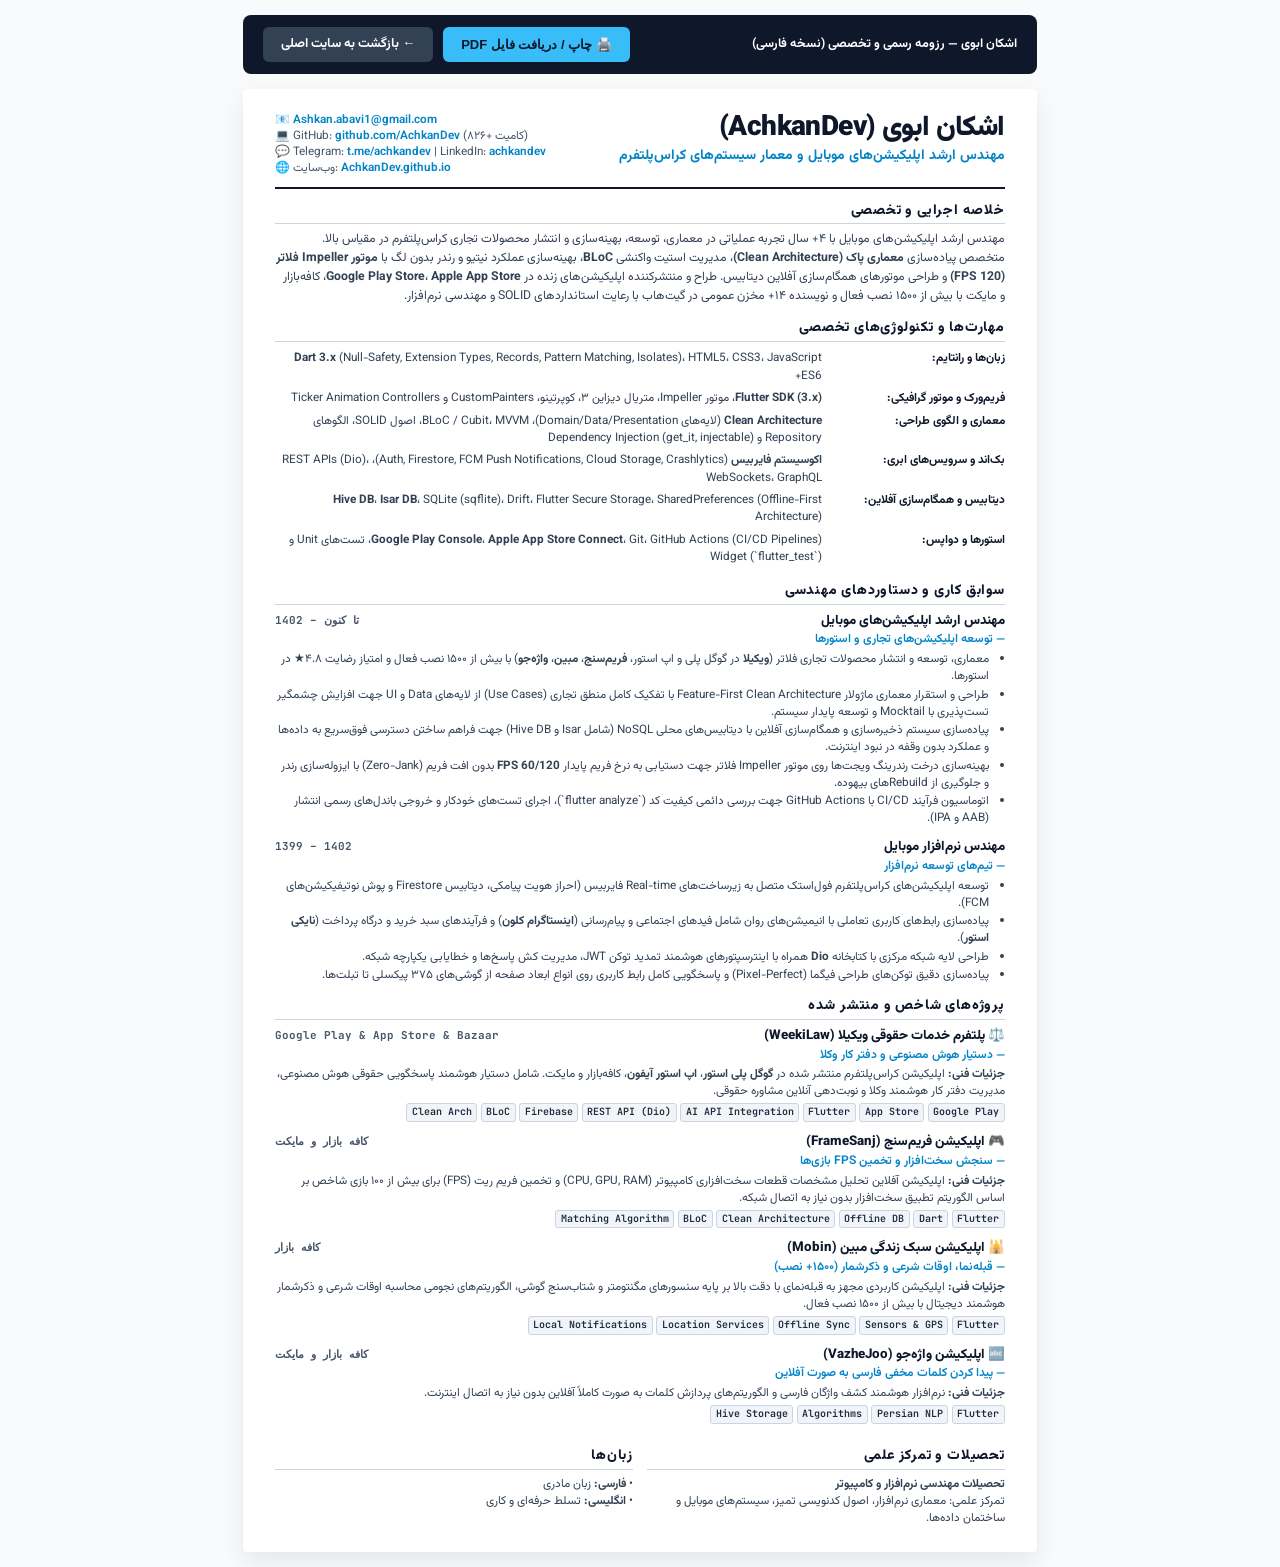
<file: cv-fa.html>
<!DOCTYPE html>
<html lang="fa" dir="rtl">
<head>
  <meta charset="UTF-8">
  <meta name="viewport" content="width=device-width, initial-scale=1.0">
  <title>اشکان ابوی — رزومه تخصصی مهندس ارشد اپلیکیشن‌های موبایل</title>
  <meta name="description" content="رزومه تخصصی اشکان ابوی (AchkanDev) — مهندس ارشد اپلیکیشن‌های موبایل و معمار سیستم‌های کراس‌پلتفرم بر پایه فلاتر و معماری تمیز.">
  <meta name="google-site-verification" content="kPR5S2ApET_VcN27nNC1_Z158eHl0S3h6J4NE5xxOdY">
  <link rel="canonical" href="https://achkandev.github.io/cv-fa.html">
  <link rel="alternate" hreflang="fa" href="https://achkandev.github.io/cv-fa.html">
  <link rel="alternate" hreflang="en" href="https://achkandev.github.io/cv-en.html">
  <link rel="alternate" hreflang="x-default" href="https://achkandev.github.io/cv-en.html">

  <!-- Favicon & Icons -->
  <link rel="icon" type="image/x-icon" href="favicon.ico">
  <link rel="icon" type="image/png" sizes="32x32" href="assets/favicon-512.png">
  <link rel="apple-touch-icon" href="assets/favicon-512.png">

  <!-- OpenGraph & Social Cards -->
  <meta property="og:type" content="profile">
  <meta property="og:site_name" content="Ashkan Abavi Portfolio">
  <meta property="og:title" content="اشکان ابوی — رزومه تخصصی مهندس ارشد موبایل">
  <meta property="og:description" content="رزومه تخصصی اشکان ابوی (AchkanDev) — مهندس ارشد اپلیکیشن‌های موبایل و معمار سیستم‌های کراس‌پلتفرم بر پایه فلاتر و معماری تمیز.">
  <meta property="og:url" content="https://achkandev.github.io/cv-fa.html">
  <meta property="og:image" content="https://achkandev.github.io/assets/favicon-512.png">
  <meta property="og:locale" content="fa_IR">

  <!-- Twitter / X Cards -->
  <meta name="twitter:card" content="summary_large_image">
  <meta name="twitter:title" content="اشکان ابوی — رزومه تخصصی مهندس ارشد موبایل">
  <meta name="twitter:description" content="رزومه تخصصی اشکان ابوی (AchkanDev) — مهندس ارشد اپلیکیشن‌های موبایل و معمار سیستم‌های کراس‌پلتفرم بر پایه فلاتر و معماری تمیز.">
  <meta name="twitter:image" content="https://achkandev.github.io/assets/favicon-512.png">

  <!-- Structured Data / JSON-LD -->
  <script type="application/ld+json">
  {
    "@context": "https://schema.org",
    "@type": "ProfilePage",
    "@id": "https://achkandev.github.io/cv-fa.html#webpage",
    "url": "https://achkandev.github.io/cv-fa.html",
    "name": "اشکان ابوی — رزومه تخصصی مهندس ارشد موبایل",
    "inLanguage": "fa",
    "mainEntity": {
      "@type": "Person",
      "@id": "https://achkandev.github.io/#person",
      "name": "اشکان ابوی",
      "alternateName": ["Ashkan Abavi", "AchkanDev"],
      "jobTitle": "مهندس ارشد اپلیکیشن‌های موبایل و معمار سیستم‌های کراس‌پلتفرم",
      "description": "مهندس ارشد اپلیکیشن‌های موبایل و معمار سیستم‌های کراس‌پلتفرم بر پایه فلاتر، بهینه‌سازی نیتیو و معماری تمیز.",
      "url": "https://achkandev.github.io",
      "image": "https://achkandev.github.io/assets/avatar.png",
      "email": "mailto:Ashkan.abavi1@gmail.com",
      "sameAs": [
        "https://github.com/AchkanDev",
        "https://linkedin.com/in/achkandev",
        "https://t.me/achkandev"
      ],
      "knowsAbout": [
        "Flutter",
        "Dart",
        "Clean Architecture",
        "BLoC State Management",
        "Mobile App Architecture",
        "Cross-Platform Systems",
        "Native Android (Kotlin/Java)",
        "Native iOS (Swift)",
        "Impeller GLSL Shaders",
        "Offline Database Synchronization"
      ]
    }
  }
  </script>

  <link rel="preconnect" href="https://fonts.googleapis.com">
  <link rel="preconnect" href="https://fonts.gstatic.com" crossorigin>
  <link href="https://fonts.googleapis.com/css2?family=Vazirmatn:wght@400;500;600;700;800;900&family=JetBrains+Mono:wght@500;700&display=swap" rel="stylesheet">
  <style>
    @page { size: A4; margin: 8mm 10mm; }
    *, *::before, *::after { box-sizing: border-box; margin: 0; padding: 0; }
    h2, h3 { font-size: inherit; font-weight: inherit; margin: 0; }
    body {
      font-family: 'Vazirmatn', -apple-system, BlinkMacSystemFont, 'Segoe UI', Roboto, sans-serif;
      color: #0f172a;
      background: #f8fafc;
      line-height: 1.48;
      font-size: 9.4pt;
      direction: rtl;
      -webkit-print-color-adjust: exact;
    }
    .cv-page {
      max-width: 210mm;
      margin: 15px auto;
      background: #ffffff;
      padding: 24px 32px;
      box-shadow: 0 10px 25px rgba(0,0,0,0.08);
      border-radius: 4px;
    }
    @media print {
      body { background: #ffffff; }
      .cv-page { box-shadow: none; padding: 0; margin: 0; max-width: 100%; }
      .no-print { display: none !important; }
    }
    .control-bar {
      max-width: 210mm;
      margin: 15px auto 0 auto;
      display: flex;
      justify-content: space-between;
      align-items: center;
      padding: 12px 20px;
      background: #0f172a;
      color: #ffffff;
      border-radius: 8px;
    }
    .btn-print {
      background: #38bdf8;
      color: #0f172a;
      border: none;
      padding: 8px 18px;
      font-weight: 700;
      border-radius: 6px;
      cursor: pointer;
      font-size: 13px;
      text-decoration: none;
      display: inline-flex;
      align-items: center;
      gap: 6px;
    }
    .btn-print:hover { background: #38bdf8; }
    .header {
      border-bottom: 2px solid #0f172a;
      padding-bottom: 10px;
      margin-bottom: 12px;
      display: flex;
      justify-content: space-between;
      align-items: flex-start;
    }
    .header-left h1 {
      font-size: 21pt;
      font-weight: 900;
      color: #0f172a;
      letter-spacing: -0.6px;
      line-height: 1.1;
    }
    .header-left .subtitle {
      font-size: 10.5pt;
      font-weight: 700;
      color: #0284c7;
      margin-top: 2px;
    }
    .header-right {
      text-align: left;
      font-size: 8.8pt;
      color: #475569;
      line-height: 1.35;
      direction: ltr;
    }
    .header-right a { color: #0284c7; text-decoration: none; font-weight: 600; }
    .section-title {
      font-size: 10.5pt;
      font-weight: 800;
      color: #0f172a;
      text-transform: uppercase;
      letter-spacing: 0.8px;
      border-bottom: 1.5px solid #cbd5e1;
      padding-bottom: 2px;
      margin-top: 12px;
      margin-bottom: 6px;
    }
    .summary-text { color: #334155; font-size: 9.2pt; line-height: 1.55; margin-bottom: 8px; }
    .skills-table { width: 100%; border-collapse: collapse; margin-bottom: 8px; font-size: 8.8pt; }
    .skills-table td { padding: 2.5px 0; vertical-align: top; }
    .skills-table td.cat { font-weight: 700; color: #0f172a; width: 25%; }
    .skills-table td.val { color: #334155; width: 75%; }
    .item { margin-bottom: 10px; }
    .item-header { display: flex; justify-content: space-between; align-items: baseline; margin-bottom: 2px; }
    .item-title { font-weight: 800; font-size: 10pt; color: #0f172a; }
    .item-sub { font-weight: 600; color: #0284c7; font-size: 9pt; }
    .item-date { font-size: 8.2pt; font-weight: 700; color: #475569; font-family: 'JetBrains Mono', monospace; direction: ltr; }
    .item-desc { font-size: 8.8pt; color: #334155; margin-bottom: 3px; line-height: 1.45; }
    .item-bullets { list-style-type: disc; padding-right: 16px; color: #334155; font-size: 8.8pt; line-height: 1.45; }
    .item-bullets li { margin-bottom: 1.5px; }
    .tag-container { display: flex; flex-wrap: wrap; gap: 3.5px; margin-top: 3px; }
    .tag {
      font-size: 7.5pt;
      font-family: 'JetBrains Mono', monospace;
      padding: 1px 4.5px;
      background: #f1f5f9;
      color: #1e293b;
      border: 1px solid #cbd5e1;
      border-radius: 3px;
      font-weight: 600;
    }
    .two-col { display: grid; grid-template-columns: 1fr 1fr; gap: 14px; margin-top: 4px; }
  </style>
</head>
<body>

  <div class="control-bar no-print">
    <div><strong>اشکان ابوی — رزومه رسمی و تخصصی (نسخه فارسی)</strong></div>
    <div style="display: flex; gap: 10px;">
      <button class="btn-print" onclick="window.print()">🖨️ چاپ / دریافت فایل PDF</button>
      <a href="index.html" class="btn-print" style="background: #334155; color: #fff;">← بازگشت به سایت اصلی</a>
    </div>
  </div>

  <div class="cv-page">
    <header class="header">
      <div class="header-left">
        <h1>اشکان ابوی (AchkanDev)</h1>
        <div class="subtitle">مهندس ارشد اپلیکیشن‌های موبایل و معمار سیستم‌های کراس‌پلتفرم</div>
      </div>
      <div class="header-right">
        <div>📧 <a href="mailto:Ashkan.abavi1@gmail.com">Ashkan.abavi1@gmail.com</a></div>
        <div>💻 GitHub: <a href="https://github.com/AchkanDev" target="_blank" rel="noopener noreferrer">github.com/AchkanDev</a> (۸۲۶+ کامیت)</div>
        <div>💬 Telegram: <a href="https://t.me/achkandev" target="_blank" rel="noopener noreferrer">t.me/achkandev</a> | LinkedIn: <a href="https://linkedin.com/in/achkandev" target="_blank" rel="noopener noreferrer">achkandev</a></div>
        <div>🌐 وب‌سایت: <a href="https://AchkanDev.github.io" target="_blank" rel="noopener noreferrer">AchkanDev.github.io</a></div>
      </div>
    </header>

    <section>
      <h2 class="section-title">خلاصه اجرایی و تخصصی</h2>
      <p class="summary-text">
        مهندس ارشد اپلیکیشن‌های موبایل با ۴+ سال تجربه عملیاتی در معماری، توسعه، بهینه‌سازی و انتشار محصولات تجاری کراس‌پلتفرم در مقیاس بالا. متخصص پیاده‌سازی <strong>معماری پاک (Clean Architecture)</strong>، مدیریت استیت واکنشی <strong>BLoC</strong>، بهینه‌سازی عملکرد نیتیو و رندر بدون لگ با <strong>موتور Impeller فلاتر (120 FPS)</strong> و طراحی موتورهای همگام‌سازی آفلاین دیتابیس. طراح و منتشرکننده اپلیکیشن‌های زنده در <strong>Google Play Store</strong>، <strong>Apple App Store</strong>، کافه‌بازار و مایکت با بیش از ۱۵۰۰ نصب فعال و نویسنده ۱۴+ مخزن عمومی در گیت‌هاب با رعایت استانداردهای SOLID و مهندسی نرم‌افزار.
      </p>
    </section>

    <section>
      <h2 class="section-title">مهارت‌ها و تکنولوژی‌های تخصصی</h2>
      <table class="skills-table">
        <tr>
          <td class="cat">زبان‌ها و رانتایم:</td>
          <td class="val"><strong>Dart 3.x</strong> (Null-Safety, Extension Types, Records, Pattern Matching, Isolates)، HTML5، CSS3، JavaScript ES6+</td>
        </tr>
        <tr>
          <td class="cat">فریم‌ورک و موتور گرافیکی:</td>
          <td class="val"><strong>Flutter SDK (3.x)</strong>، موتور Impeller، متریال دیزاین ۳، کوپرتینو، CustomPainters و Ticker Animation Controllers</td>
        </tr>
        <tr>
          <td class="cat">معماری و الگوی طراحی:</td>
          <td class="val"><strong>Clean Architecture</strong> (لایه‌های Domain/Data/Presentation)، BLoC / Cubit، MVVM، اصول SOLID، الگوهای Repository و Dependency Injection (get_it, injectable)</td>
        </tr>
        <tr>
          <td class="cat">بک‌اند و سرویس‌های ابری:</td>
          <td class="val"><strong>اکوسیستم فایربیس</strong> (Auth, Firestore, FCM Push Notifications, Cloud Storage, Crashlytics)، REST APIs (Dio)، WebSockets، GraphQL</td>
        </tr>
        <tr>
          <td class="cat">دیتابیس و همگام‌سازی آفلاین:</td>
          <td class="val"><strong>Hive DB</strong>، <strong>Isar DB</strong>، SQLite (sqflite)، Drift، Flutter Secure Storage، SharedPreferences (Offline-First Architecture)</td>
        </tr>
        <tr>
          <td class="cat">استورها و دواپس:</td>
          <td class="val"><strong>Google Play Console</strong>، <strong>Apple App Store Connect</strong>، Git، GitHub Actions (CI/CD Pipelines)، تست‌های Unit و Widget (`flutter_test`)</td>
        </tr>
      </table>
    </section>

    <section>
      <h2 class="section-title">سوابق کاری و دستاوردهای مهندسی</h2>
      <div class="item">
        <div class="item-header">
          <div>
            <h3 class="item-title">مهندس ارشد اپلیکیشن‌های موبایل</h3>
            <span class="item-sub"> — توسعه اپلیکیشن‌های تجاری و استورها</span>
          </div>
          <span class="item-date">1402 – تا کنون</span>
        </div>
        <ul class="item-bullets">
          <li>معماری، توسعه و انتشار محصولات تجاری فلاتر (<strong>ویکیلا</strong> در گوگل پلی و اپ استور، <strong>فریم‌سنج</strong>، <strong>مبین</strong>، <strong>واژه‌جو</strong>) با بیش از ۱۵۰۰ نصب فعال و امتیاز رضایت ۴.۸★ در استورها.</li>
          <li>طراحی و استقرار معماری ماژولار Feature-First Clean Architecture با تفکیک کامل منطق تجاری (Use Cases) از لایه‌های Data و UI جهت افزایش چشمگیر تست‌پذیری با Mocktail و توسعه پایدار سیستم.</li>
          <li>پیاده‌سازی سیستم ذخیره‌سازی و همگام‌سازی آفلاین با دیتابیس‌های محلی NoSQL (شامل Isar و Hive DB) جهت فراهم ساختن دسترسی فوق‌سریع به داده‌ها و عملکرد بدون وقفه در نبود اینترنت.</li>
          <li>بهینه‌سازی درخت رندرینگ ویجت‌ها روی موتور Impeller فلاتر جهت دستیابی به نرخ فریم پایدار <strong>60/120 FPS</strong> بدون افت فریم (Zero-Jank) با ایزوله‌سازی رندر و جلوگیری از Rebuildهای بیهوده.</li>
          <li>اتوماسیون فرآیند CI/CD با GitHub Actions جهت بررسی دائمی کیفیت کد (`flutter analyze`)، اجرای تست‌های خودکار و خروجی باندل‌های رسمی انتشار (AAB و IPA).</li>
        </ul>
      </div>

      <div class="item">
        <div class="item-header">
          <div>
            <h3 class="item-title">مهندس نرم‌افزار موبایل</h3>
            <span class="item-sub"> — تیم‌های توسعه نرم‌افزار</span>
          </div>
          <span class="item-date">1399 – 1402</span>
        </div>
        <ul class="item-bullets">
          <li>توسعه اپلیکیشن‌های کراس‌پلتفرم فول‌استک متصل به زیرساخت‌های Real-time فایربیس (احراز هویت پیامکی، دیتابیس Firestore و پوش نوتیفیکیشن‌های FCM).</li>
          <li>پیاده‌سازی رابط‌های کاربری تعاملی با انیمیشن‌های روان شامل فیدهای اجتماعی و پیام‌رسانی (<strong>اینستاگرام کلون</strong>) و فرآیندهای سبد خرید و درگاه پرداخت (<strong>نایکی استور</strong>).</li>
          <li>طراحی لایه شبکه مرکزی با کتابخانه <strong>Dio</strong> همراه با اینترسپتورهای هوشمند تمدید توکن JWT، مدیریت کش پاسخ‌ها و خطایابی یکپارچه شبکه.</li>
          <li>پیاده‌سازی دقیق توکن‌های طراحی فیگما (Pixel-Perfect) و پاسخگویی کامل رابط کاربری روی انواع ابعاد صفحه از گوشی‌های ۳۷۵ پیکسلی تا تبلت‌ها.</li>
        </ul>
      </div>
    </section>

    <section>
      <h2 class="section-title">پروژه‌های شاخص و منتشر شده</h2>
      <div class="item">
        <div class="item-header">
          <div>
            <h3 class="item-title">⚖️ پلتفرم خدمات حقوقی ویکیلا (WeekiLaw)</h3>
            <span class="item-sub"> — دستیار هوش مصنوعی و دفتر کار وکلا</span>
          </div>
          <span class="item-date">Google Play & App Store & Bazaar</span>
        </div>
        <p class="item-desc">
          <strong>جزئیات فنی:</strong> اپلیکیشن کراس‌پلتفرم منتشر شده در <strong>گوگل پلی استور</strong>، <strong>اپ استور آیفون</strong>، کافه‌بازار و مایکت. شامل دستیار هوشمند پاسخگویی حقوقی هوش مصنوعی، مدیریت دفتر کار هوشمند وکلا و نوبت‌دهی آنلاین مشاوره حقوقی.
        </p>
        <div class="tag-container">
          <span class="tag">Google Play</span><span class="tag">App Store</span><span class="tag">Flutter</span><span class="tag">AI API Integration</span><span class="tag">REST API (Dio)</span><span class="tag">Firebase</span><span class="tag">BLoC</span><span class="tag">Clean Arch</span>
        </div>
      </div>

      <div class="item">
        <div class="item-header">
          <div>
            <h3 class="item-title">🎮 اپلیکیشن فریم‌سنج (FrameSanj)</h3>
            <span class="item-sub"> — سنجش سخت‌افزار و تخمین FPS بازی‌ها</span>
          </div>
          <span class="item-date">کافه بازار و مایکت</span>
        </div>
        <p class="item-desc">
          <strong>جزئیات فنی:</strong> اپلیکیشن آفلاین تحلیل مشخصات قطعات سخت‌افزاری کامپیوتر (CPU, GPU, RAM) و تخمین فریم ریت (FPS) برای بیش از ۱۰۰ بازی شاخص بر اساس الگوریتم تطبیق سخت‌افزار بدون نیاز به اتصال شبکه.
        </p>
        <div class="tag-container">
          <span class="tag">Flutter</span><span class="tag">Dart</span><span class="tag">Offline DB</span><span class="tag">Clean Architecture</span><span class="tag">BLoC</span><span class="tag">Matching Algorithm</span>
        </div>
      </div>

      <div class="item">
        <div class="item-header">
          <div>
            <h3 class="item-title">🕌 اپلیکیشن سبک زندگی مبین (Mobin)</h3>
            <span class="item-sub"> — قبله‌نما، اوقات شرعی و ذکرشمار (۱۵۰۰+ نصب)</span>
          </div>
          <span class="item-date">کافه بازار</span>
        </div>
        <p class="item-desc">
          <strong>جزئیات فنی:</strong> اپلیکیشن کاربردی مجهز به قبله‌نمای با دقت بالا بر پایه سنسورهای مگنتومتر و شتاب‌سنج گوشی، الگوریتم‌های نجومی محاسبه اوقات شرعی و ذکرشمار هوشمند دیجیتال با بیش از ۱۵۰۰ نصب فعال.
        </p>
        <div class="tag-container">
          <span class="tag">Flutter</span><span class="tag">Sensors & GPS</span><span class="tag">Offline Sync</span><span class="tag">Location Services</span><span class="tag">Local Notifications</span>
        </div>
      </div>

      <div class="item">
        <div class="item-header">
          <div>
            <h3 class="item-title">🔤 اپلیکیشن واژه‌جو (VazheJoo)</h3>
            <span class="item-sub"> — پیدا کردن کلمات مخفی فارسی به صورت آفلاین</span>
          </div>
          <span class="item-date">کافه بازار و مایکت</span>
        </div>
        <p class="item-desc">
          <strong>جزئیات فنی:</strong> نرم‌افزار هوشمند کشف واژگان فارسی و الگوریتم‌های پردازش کلمات به صورت کاملاً آفلاین بدون نیاز به اتصال اینترنت.
        </p>
        <div class="tag-container">
          <span class="tag">Flutter</span><span class="tag">Persian NLP</span><span class="tag">Algorithms</span><span class="tag">Hive Storage</span>
        </div>
      </div>
    </section>

    <section class="two-col">
      <div>
        <h2 class="section-title">تحصیلات و تمرکز علمی</h2>
        <p style="font-size: 8.8pt; color: #334155;">
          <strong>تحصیلات مهندسی نرم‌افزار و کامپیوتر</strong><br>
          تمرکز علمی: معماری نرم‌افزار، اصول کدنویسی تمیز، سیستم‌های موبایل و ساختمان داده‌ها.
        </p>
      </div>
      <div>
        <h2 class="section-title">زبان‌ها</h2>
        <p style="font-size: 8.8pt; color: #334155;">
          • <strong>فارسی:</strong> زبان مادری<br>
          • <strong>انگلیسی:</strong> تسلط حرفه‌ای و کاری
        </p>
      </div>
    </section>
  </div>

</body>
</html>
</file>
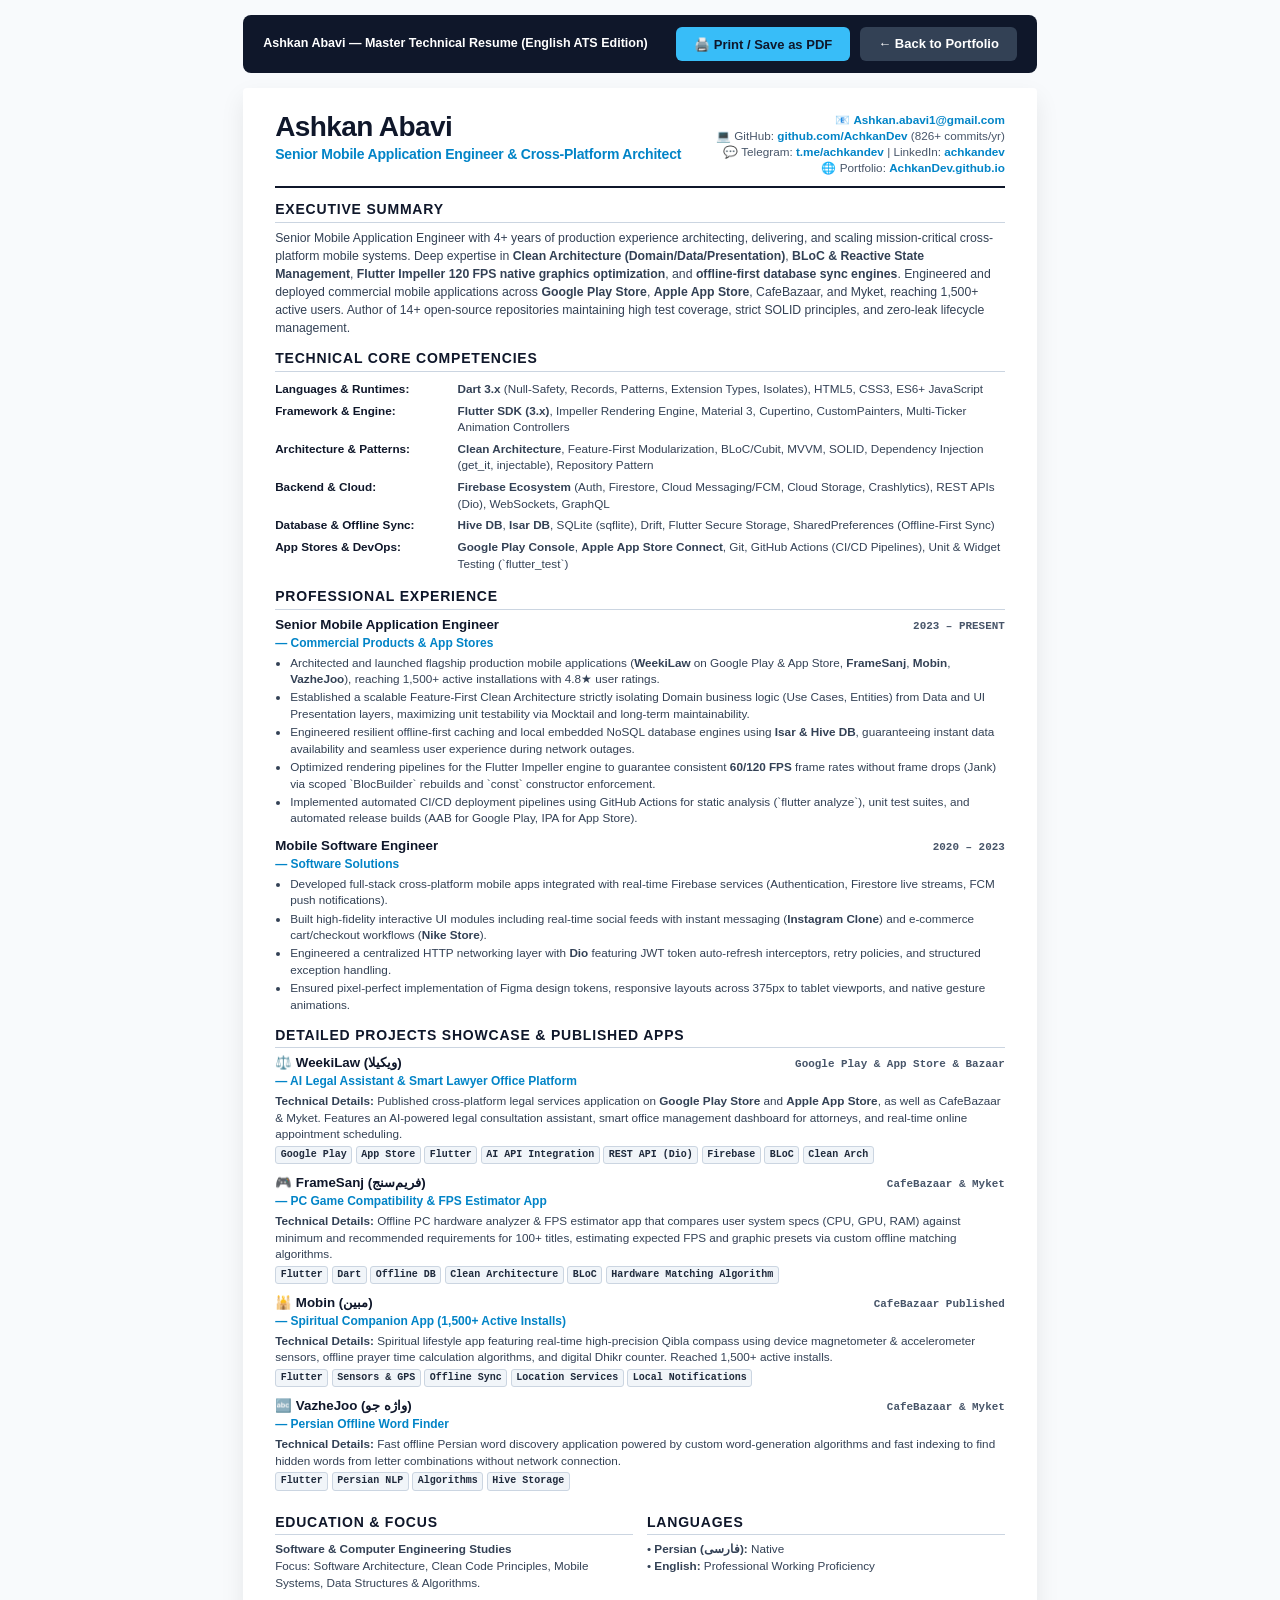
<file: cv.html>
<!DOCTYPE html>
<html lang="en">
<head>
  <meta charset="UTF-8">
  <meta name="viewport" content="width=device-width, initial-scale=1.0">
  <title>Redirecting to Ashkan Abavi Resume...</title>
  <link rel="canonical" href="https://achkandev.github.io/cv-en.html">
  <meta http-equiv="refresh" content="0; url=https://achkandev.github.io/cv-en.html">
  <meta name="robots" content="noindex, follow">
  <script>
    window.location.replace("https://achkandev.github.io/cv-en.html");
  </script>
</head>
<body style="font-family: -apple-system, BlinkMacSystemFont, 'Segoe UI', Roboto, sans-serif; text-align: center; padding: 60px 20px; color: #0f172a; background: #f8fafc;">
  <h2 style="font-size: 1.25rem; font-weight: 700; margin-bottom: 12px;">Redirecting to Master Technical Resume...</h2>
  <p style="font-size: 0.95rem; color: #475569;">
    If you are not redirected automatically, <a href="https://achkandev.github.io/cv-en.html" style="color: #0284c7; font-weight: 600; text-decoration: underline;">click here to view the resume</a>.
  </p>
</body>
</html>
</file>
<file: css/main.css>
/* ==========================================================================
   Design System - Ashkan Abavi (AchkanDev) Portfolio
   ========================================================================== */

:root {
  /* Color Tokens - Refined Dark Technical Architecture */
  --bg-base: #090b10;
  --bg-subtle: #0f131a;
  --bg-card: #121622;
  --bg-card-hover: #171c2b;
  --border-subtle: #1d2433;
  --border-hover: #2e3950;
  --border-active: #38bdf8;

  /* Compatibility aliases mapped to clean tokens */
  --bg-glass: #121622;
  --border-glass: #1d2433;
  --border-glass-hover: #2e3950;
  --border-glass-glow: #1d2433;

  /* Accent Palette */
  --primary-cyan: #38bdf8;
  --primary-blue: #0284c7;
  --primary-purple: #6366f1;
  --gradient-accent: linear-gradient(135deg, #38bdf8 0%, #0284c7 100%);
  --gradient-text: linear-gradient(180deg, #ffffff 40%, #cbd5e1 100%);

  /* Text Colors */
  --text-main: #f8fafc;
  --text-muted: #94a3b8;
  --text-dim: #64748b;

  /* Typography */
  --font-sans: 'Inter', 'Vazirmatn', -apple-system, BlinkMacSystemFont, 'Segoe UI', Roboto, sans-serif;
  --font-code: 'JetBrains Mono', 'Fira Code', Consolas, monospace;

  /* Shadows - Balanced Ambient Depth */
  --shadow-sm: 0 1px 3px rgba(0, 0, 0, 0.3);
  --shadow-md: 0 4px 12px rgba(0, 0, 0, 0.35);
  --shadow-lg: 0 12px 30px rgba(0, 0, 0, 0.45);
  --shadow-glow: 0 0 1px 1px rgba(56, 189, 248, 0.15);

  /* Radius & Transitions */
  --radius-sm: 6px;
  --radius-md: 10px;
  --radius-lg: 14px;
  --radius-full: 9999px;

  --transition-fast: 0.15s ease;
  --transition-normal: 0.2s ease;
  --transition-spring: 0.25s cubic-bezier(0.16, 1, 0.3, 1);
}

/* Base Styles */
*, *::before, *::after {
  box-sizing: border-box;
  margin: 0;
  padding: 0;
}

html {
  scroll-behavior: smooth;
  font-size: 16px;
  background-color: var(--bg-base);
  color: var(--text-main);
  font-family: var(--font-sans);
  overflow-x: hidden;
}

body {
  min-height: 100vh;
  line-height: 1.6;
  position: relative;
  background-color: var(--bg-base);
  overflow-x: hidden;
}

/* Ambient Interactive Background Layer */
.ambient-bg-layer {
  position: fixed;
  inset: 0;
  pointer-events: none;
  z-index: 0;
  overflow: hidden;
}

/* Live Stardust Canvas */
.ambient-canvas {
  position: absolute;
  inset: 0;
  width: 100%;
  height: 100%;
  pointer-events: none;
  z-index: 1;
}

/* Subtle Engineering Blueprint Grid */
.ambient-grid-pattern {
  position: absolute;
  inset: 0;
  background-size: 44px 44px;
  background-image: 
    linear-gradient(to right, rgba(255, 255, 255, 0.022) 1px, transparent 1px),
    linear-gradient(to bottom, rgba(255, 255, 255, 0.022) 1px, transparent 1px);
  mask-image: radial-gradient(ellipse 85% 70% at 50% 35%, #000 35%, transparent 85%);
  -webkit-mask-image: radial-gradient(ellipse 85% 70% at 50% 35%, #000 35%, transparent 85%);
  z-index: 2;
  overflow: hidden;
}

/* Moving Blueprint Energy Beam Scan */
.ambient-grid-pattern::after {
  content: '';
  position: absolute;
  top: -50%;
  left: -50%;
  width: 200%;
  height: 200%;
  background: linear-gradient(
    120deg,
    transparent 0%,
    transparent 47%,
    rgba(56, 189, 248, 0.035) 50%,
    rgba(99, 102, 241, 0.02) 53%,
    transparent 57%,
    transparent 100%
  );
  animation: grid-beam-scan 15s linear infinite;
  pointer-events: none;
}

/* Organic Ambient Aurora Blobs */
.ambient-aurora-blob {
  position: absolute;
  border-radius: 50%;
  filter: blur(120px);
  -webkit-filter: blur(120px);
  pointer-events: none;
  opacity: 0.8;
  will-change: transform;
}

.aurora-1 {
  top: -100px;
  left: 20%;
  width: 640px;
  height: 460px;
  background: radial-gradient(circle, rgba(56, 189, 248, 0.08) 0%, rgba(2, 132, 199, 0.02) 70%, transparent 100%);
  animation: aurora-drift-1 22s ease-in-out infinite alternate;
}

.aurora-2 {
  top: 20%;
  right: 10%;
  width: 540px;
  height: 500px;
  background: radial-gradient(circle, rgba(99, 102, 241, 0.065) 0%, rgba(56, 189, 248, 0.02) 70%, transparent 100%);
  animation: aurora-drift-2 26s ease-in-out infinite alternate;
}

.aurora-3 {
  bottom: 10%;
  left: 30%;
  width: 680px;
  height: 440px;
  background: radial-gradient(circle, rgba(14, 165, 233, 0.04) 0%, transparent 70%);
  animation: aurora-drift-3 30s ease-in-out infinite alternate;
}

/* Fluid Interactive Cursor Spotlight */
.ambient-spotlight {
  position: absolute;
  top: 0;
  left: 0;
  width: 800px;
  height: 800px;
  border-radius: 50%;
  margin-left: -400px;
  margin-top: -400px;
  background: radial-gradient(
    circle closest-side,
    rgba(56, 189, 248, 0.09) 0%,
    rgba(99, 102, 241, 0.035) 45%,
    transparent 100%
  );
  pointer-events: none;
  opacity: 0;
  transition: opacity 0.5s ease;
  will-change: transform, opacity;
}

.ambient-spotlight.active {
  opacity: 1;
}

/* Custom Scrollbar */
::-webkit-scrollbar {
  width: 6px;
}
::-webkit-scrollbar-track {
  background: var(--bg-base);
}
::-webkit-scrollbar-thumb {
  background: #232a3b;
  border-radius: var(--radius-full);
}
::-webkit-scrollbar-thumb:hover {
  background: #333d54;
}

/* Selection */
::selection {
  background: rgba(56, 189, 248, 0.25);
  color: #fff;
}

/* Container */
.container {
  max-width: 1140px;
  margin: 0 auto;
  padding: 0 1.5rem;
}

/* RTL Specific Overrides */
[dir="rtl"] {
  text-align: right;
}
[dir="ltr"] {
  text-align: left;
}

/* Utility Classes */
.gradient-text {
  background: var(--gradient-text);
  -webkit-background-clip: text;
  -webkit-text-fill-color: transparent;
}
</file>
<file: css/components.css>
/* ==========================================================================
   Portfolio Components - Ashkan Abavi (AchkanDev)
   ========================================================================== */

/* Navbar */
.navbar {
  position: fixed;
  top: 0;
  left: 0;
  width: 100%;
  height: 64px;
  background: rgba(9, 11, 16, 0.85);
  backdrop-filter: blur(12px);
  -webkit-backdrop-filter: blur(12px);
  border-bottom: 1px solid var(--border-subtle);
  display: flex;
  align-items: center;
  justify-content: space-between;
  padding: 0 2rem;
  z-index: 1000;
  transition: var(--transition-normal);
}

.navbar.scrolled {
  background: rgba(9, 11, 16, 0.95);
  border-bottom-color: #263044;
  box-shadow: 0 4px 20px rgba(0, 0, 0, 0.35);
}

.nav-brand {
  display: flex;
  align-items: center;
  gap: 0.75rem;
  font-weight: 700;
  font-size: 1.15rem;
  text-decoration: none;
  color: var(--text-main);
}

.nav-brand .logo-icon {
  width: 32px;
  height: 32px;
  background: #161c28;
  border: 1px solid #283348;
  border-radius: var(--radius-sm);
  display: flex;
  align-items: center;
  justify-content: center;
  font-family: var(--font-code);
  font-weight: 700;
  font-size: 0.85rem;
  color: var(--primary-cyan);
}

.nav-menu {
  display: flex;
  align-items: center;
  gap: 1.75rem;
  list-style: none;
}

.nav-link {
  color: var(--text-muted);
  text-decoration: none;
  font-size: 0.92rem;
  font-weight: 500;
  transition: var(--transition-fast);
  position: relative;
}

.nav-link:hover, .nav-link.active {
  color: var(--text-main);
}

.nav-link.active::after {
  content: '';
  position: absolute;
  bottom: -6px;
  left: 0;
  width: 100%;
  height: 2px;
  background: var(--primary-cyan);
  border-radius: 1px;
}

.nav-controls {
  display: flex;
  align-items: center;
  gap: 0.75rem;
}

.lang-btn {
  background: #141923;
  border: 1px solid var(--border-subtle);
  color: var(--text-main);
  padding: 0.35rem 0.85rem;
  border-radius: var(--radius-sm);
  cursor: pointer;
  font-size: 0.82rem;
  font-weight: 500;
  display: flex;
  align-items: center;
  gap: 0.4rem;
  transition: var(--transition-fast);
}

.lang-btn:hover {
  background: #1a2130;
  border-color: var(--border-hover);
  color: #fff;
}

/* Hero Section */
.hero {
  position: relative;
  padding-top: 130px;
  padding-bottom: 70px;
  display: grid;
  grid-template-columns: 1.25fr 0.75fr;
  gap: 3.5rem;
  align-items: center;
  z-index: 1;
}

.status-badge {
  display: inline-flex;
  align-items: center;
  gap: 0.55rem;
  padding: 0.3rem 0.85rem;
  background: #121622;
  border: 1px solid var(--border-subtle);
  border-radius: var(--radius-full);
  font-size: 0.8rem;
  font-weight: 500;
  color: var(--text-muted);
  margin-bottom: 1.25rem;
}

.status-dot {
  width: 8px;
  height: 8px;
  background: #10b981;
  border-radius: 50%;
  position: relative;
  display: inline-block;
  box-shadow: 0 0 10px rgba(16, 185, 129, 0.7);
}

.status-dot::after {
  content: '';
  position: absolute;
  inset: -3px;
  border-radius: 50%;
  border: 1.5px solid #10b981;
  animation: radar-ping 2.2s cubic-bezier(0, 0, 0.2, 1) infinite;
  pointer-events: none;
}

.hero-title {
  font-size: 2.85rem;
  font-weight: 800;
  line-height: 1.22;
  margin-bottom: 0.75rem;
  letter-spacing: -0.02em;
}

.hero-name-highlight {
  color: #ffffff;
}

.hero-handle {
  color: var(--text-dim);
  font-weight: 600;
  font-size: 1.85rem;
}

.hero-role-title {
  font-size: 1.2rem;
  color: var(--primary-cyan);
  font-weight: 600;
  line-height: 1.45;
  margin-bottom: 1.15rem;
}

.hero-bio {
  color: var(--text-muted);
  font-size: 1.02rem;
  line-height: 1.75;
  margin-bottom: 2rem;
  max-width: 580px;
}

.hero-actions {
  display: flex;
  align-items: center;
  gap: 1rem;
  flex-wrap: wrap;
}

/* Primary & Secondary Buttons */
.btn {
  padding: 0.7rem 1.4rem;
  border-radius: var(--radius-sm);
  font-weight: 600;
  font-size: 0.9rem;
  text-decoration: none;
  cursor: pointer;
  border: 1px solid transparent;
  display: inline-flex;
  align-items: center;
  gap: 0.6rem;
  transition: var(--transition-fast);
  position: relative;
}

.btn-primary {
  background: #f8fafc;
  color: #090d16;
  border: 1px solid #ffffff;
  box-shadow: var(--shadow-sm);
}

.btn-primary:hover {
  background: #e2e8f0;
  transform: translateY(-1px);
}

.btn-secondary {
  background: #121622;
  border: 1px solid var(--border-subtle);
  color: var(--text-main);
}

.btn-secondary:hover {
  background: #171d2b;
  border-color: var(--border-hover);
  transform: translateY(-1px);
}

/* Avatar Frame */
.hero-avatar-wrapper {
  position: relative;
  display: flex;
  justify-content: center;
}

.avatar-card {
  position: relative;
  width: 300px;
  border-radius: var(--radius-lg);
  background: var(--bg-card);
  border: 1px solid var(--border-subtle);
  padding: 12px;
  display: flex;
  flex-direction: column;
  align-items: center;
  box-shadow: var(--shadow-lg);
  transition: border-color var(--transition-normal), transform var(--transition-normal);
}

.avatar-card:hover {
  transform: translateY(-3px);
  border-color: var(--border-hover);
}

.avatar-img {
  width: 100%;
  height: 320px;
  border-radius: var(--radius-md);
  border: 1px solid rgba(255, 255, 255, 0.06);
  object-fit: cover;
  object-position: center 20%;
  margin-bottom: 0.75rem;
}

.avatar-info {
  text-align: center;
  padding: 0.25rem 0.5rem 0.5rem 0.5rem;
}

.avatar-name {
  font-weight: 700;
  font-size: 1.15rem;
  color: #ffffff;
  letter-spacing: -0.2px;
}

.avatar-tag {
  font-size: 0.82rem;
  color: var(--text-dim);
  font-family: var(--font-code);
  font-weight: 500;
  margin-top: 2px;
}

/* Interactive Phone Device Frame Simulator Widget */
.simulator-section {
  padding: 4rem 0;
}

.simulator-container {
  display: grid;
  grid-template-columns: 1fr 1fr;
  gap: 3rem;
  align-items: center;
}

.sim-tabs {
  display: flex;
  flex-direction: column;
  gap: 1rem;
}

.sim-tab-card {
  background: var(--bg-card);
  border: 1px solid var(--border-glass);
  border-radius: var(--radius-md);
  padding: 1.25rem 1.5rem;
  cursor: pointer;
  backdrop-filter: blur(10px);
  transition: var(--transition-normal);
}

.sim-tab-card:hover, .sim-tab-card.active {
  border-color: var(--primary-cyan);
  background: rgba(56, 189, 248, 0.08);
  transform: translateX(6px);
}

[dir="rtl"] .sim-tab-card:hover, [dir="rtl"] .sim-tab-card.active {
  transform: translateX(-6px);
}

.sim-tab-header {
  display: flex;
  align-items: center;
  justify-content: space-between;
  margin-bottom: 0.4rem;
}

.sim-tab-title {
  font-weight: 700;
  font-size: 1.05rem;
  display: flex;
  align-items: center;
  gap: 0.6rem;
}

.sim-indicator {
  width: 8px;
  height: 8px;
  border-radius: 50%;
  display: inline-block;
  flex-shrink: 0;
  box-shadow: 0 0 8px currentColor;
}

.sim-tab-badge {
  font-size: 0.75rem;
  font-family: var(--font-code);
  padding: 0.2rem 0.6rem;
  background: rgba(56, 189, 248, 0.12);
  border: 1px solid rgba(56, 189, 248, 0.2);
  border-radius: var(--radius-full);
  color: var(--primary-cyan);
}

/* App Interface Preview Frame */
.phone-frame-wrapper {
  display: flex;
  justify-content: center;
}

.phone-device {
  width: 310px;
  height: 560px;
  background: #090c13;
  border: 4px solid #1c2333;
  border-radius: 36px;
  box-shadow: var(--shadow-lg);
  position: relative;
  overflow: hidden;
  display: flex;
  flex-direction: column;
}

/* Status Bar */
.phone-status-bar {
  display: flex;
  justify-content: space-between;
  align-items: center;
  padding: 8px 18px 4px 18px;
  font-size: 0.72rem;
  font-weight: 700;
  color: #94a3b8;
  z-index: 15;
  background: #090c13;
  font-family: var(--font-code);
}

.phone-dynamic-island {
  width: 84px;
  height: 18px;
  background: #141a26;
  border-radius: 20px;
  display: flex;
  align-items: center;
  justify-content: center;
  gap: 4px;
  border: 1px solid #232b3d;
}

.dynamic-island-dot {
  width: 5px;
  height: 5px;
  border-radius: 50%;
  background: var(--primary-cyan);
}

.phone-screen {
  flex: 1;
  padding: 8px 14px 14px 14px;
  display: flex;
  flex-direction: column;
  background: #0b0e16;
  font-family: var(--font-sans);
  overflow-y: auto;
}

.screen-app-bar {
  display: flex;
  align-items: center;
  justify-content: space-between;
  padding: 6px 0 10px 0;
  border-bottom: 1px solid var(--border-subtle);
  margin-bottom: 12px;
}

.screen-title {
  font-size: 0.92rem;
  font-weight: 700;
  color: #ffffff;
  display: flex;
  align-items: center;
  gap: 6px;
}

.screen-content {
  flex: 1;
  display: flex;
  flex-direction: column;
  gap: 10px;
}

.screen-widget-card {
  background: #131722;
  border: 1px solid var(--border-subtle);
  border-radius: var(--radius-md);
  padding: 11px;
  font-size: 0.8rem;
}

/* Chat Bubbles for WeekiLaw */
.chat-bubble-user {
  background: #1a2233;
  border: 1px solid #28344d;
  border-radius: 12px 12px 2px 12px;
  padding: 8px 11px;
  font-size: 0.76rem;
  color: #f8fafc;
  align-self: flex-end;
  max-width: 90%;
  line-height: 1.4;
}

.chat-bubble-ai {
  background: #121722;
  border: 1px solid var(--border-subtle);
  border-radius: 12px 12px 12px 2px;
  padding: 8px 11px;
  font-size: 0.76rem;
  color: #f8fafc;
  align-self: flex-start;
  max-width: 95%;
  line-height: 1.4;
}

/* Gauge & Meter for FrameSanj */
.fps-dial-box {
  display: flex;
  align-items: center;
  justify-content: space-between;
  background: #121722;
  border: 1px solid var(--border-subtle);
  border-radius: var(--radius-md);
  padding: 10px 12px;
}

.fps-number-glow {
  font-size: 1.35rem;
  font-weight: 700;
  color: var(--primary-cyan);
  font-family: var(--font-code);
}

/* Dhikr for Mobin */
.dhikr-tap-btn {
  background: #10b981;
  color: #ffffff;
  border: none;
  border-radius: var(--radius-sm);
  padding: 8px 12px;
  font-weight: 600;
  font-size: 0.82rem;
  cursor: pointer;
  width: 100%;
  display: flex;
  align-items: center;
  justify-content: center;
  gap: 6px;
  transition: background var(--transition-fast);
}

.dhikr-tap-btn:hover {
  background: #059669;
}

.fps-meter-badge {
  display: inline-flex;
  align-items: center;
  justify-content: center;
  gap: 6px;
  padding: 4px 10px;
  background: #121b22;
  border: 1px solid #1c2b36;
  border-radius: 99px;
  color: #38bdf8;
  font-size: 0.72rem;
  font-weight: 600;
  font-family: var(--font-code);
  margin-top: auto;
}

/* ==========================================================================
   System Architecture & Production Engineering
   ========================================================================== */
.arch-showcase {
  display: flex;
  flex-direction: column;
  gap: 1.25rem;
  max-width: 1000px;
  margin: 0 auto;
}

.arch-tabs {
  display: flex;
  gap: 0.75rem;
  flex-wrap: wrap;
  justify-content: center;
}

.arch-tab-btn {
  background: #111520;
  border: 1px solid var(--border-subtle);
  color: var(--text-muted);
  padding: 0.65rem 1.25rem;
  border-radius: var(--radius-md);
  font-size: 0.88rem;
  font-weight: 600;
  cursor: pointer;
  display: inline-flex;
  align-items: center;
  gap: 0.6rem;
  transition: var(--transition-fast);
}

.arch-tab-num {
  font-family: var(--font-code);
  font-size: 0.75rem;
  color: var(--text-dim);
}

.arch-tab-btn:hover {
  background: #161c2b;
  border-color: var(--border-hover);
  color: var(--text-main);
}

.arch-tab-btn.active {
  background: #171d2c;
  border-color: var(--border-hover);
  color: #fff;
  box-shadow: var(--shadow-sm);
}

.arch-tab-btn.active .arch-tab-num {
  color: var(--primary-cyan);
}

.arch-display-card {
  background: #0d1017;
  border: 1px solid var(--border-subtle);
  border-radius: var(--radius-md);
  overflow: hidden;
  box-shadow: var(--shadow-md);
}

.arch-panel {
  display: none;
}

.arch-panel.active {
  display: block;
  animation: fadeIn 0.25s ease-out;
}

.arch-panel-header {
  padding: 1.25rem 1.5rem;
  background: rgba(15, 23, 42, 0.6);
  border-bottom: 1px solid rgba(255, 255, 255, 0.06);
}

.arch-metric-pills {
  display: flex;
  gap: 2rem;
  flex-wrap: wrap;
}

.arch-metric-pill {
  display: flex;
  flex-direction: column;
}

.metric-val {
  font-family: var(--font-code);
  font-size: 1.35rem;
  font-weight: 700;
  color: var(--primary-cyan);
}

.metric-lbl {
  font-size: 0.75rem;
  color: var(--text-muted);
  text-transform: uppercase;
  letter-spacing: 0.05em;
  margin-top: 0.15rem;
}

.arch-code-wrapper {
  padding: 0;
  background: #060910;
}

.code-header {
  display: flex;
  justify-content: space-between;
  align-items: center;
  padding: 0.75rem 1.25rem;
  background: rgba(10, 15, 26, 0.9);
  border-bottom: 1px solid rgba(255, 255, 255, 0.05);
  font-family: var(--font-code);
  font-size: 0.82rem;
  color: var(--text-dim);
}

.code-badge {
  font-size: 0.72rem;
  color: var(--primary-cyan);
  background: rgba(56, 189, 248, 0.08);
  border: 1px solid rgba(56, 189, 248, 0.2);
  padding: 0.15rem 0.5rem;
  border-radius: 4px;
}

.code-block {
  padding: 1.25rem 1.5rem;
  margin: 0;
  overflow-x: auto;
  font-family: var(--font-code);
  font-size: 0.88rem;
  line-height: 1.65;
  color: #e2e8f0;
  direction: ltr;
  text-align: left;
}

/* Syntax Highlighting */
.code-block .keyword { color: #f43f5e; font-weight: 600; }
.code-block .type { color: #38bdf8; font-weight: 600; }
.code-block .func { color: #a855f7; }
.code-block .meta { color: #eab308; }
.code-block .num { color: #34d399; }
.code-block .comment { color: #64748b; font-style: italic; }

/* Cards & Section Titles */
.section {
  padding: 5rem 0;
  position: relative;
}

.section-header {
  text-align: center;
  margin-bottom: 3.5rem;
}

.section-subtitle {
  color: var(--primary-cyan);
  font-size: 0.85rem;
  font-weight: 700;
  text-transform: uppercase;
  letter-spacing: 2px;
  margin-bottom: 0.5rem;
}

.section-title {
  font-size: 2.25rem;
  font-weight: 800;
}

/* About & Stats Cards */
.stats-grid {
  display: grid;
  grid-template-columns: repeat(auto-fit, minmax(220px, 1fr));
  gap: 1.5rem;
  margin-top: 2rem;
}

.stat-card {
  background: var(--bg-card);
  border: 1px solid var(--border-subtle);
  border-radius: var(--radius-md);
  padding: 1.75rem;
  text-align: center;
  transition: border-color var(--transition-fast), transform var(--transition-fast);
}

.stat-card:hover {
  transform: translateY(-2px);
  border-color: var(--border-hover);
}

.stat-number {
  font-size: 2.5rem;
  font-weight: 800;
  color: #ffffff;
  margin-bottom: 0.25rem;
  letter-spacing: -0.02em;
}

.stat-label {
  color: var(--text-muted);
  font-size: 0.95rem;
}

/* Skills Matrix */
.skills-tabs {
  display: flex;
  justify-content: center;
  gap: 0.75rem;
  margin-bottom: 2.5rem;
  flex-wrap: wrap;
}

.skill-tab {
  padding: 0.5rem 1.1rem;
  border-radius: var(--radius-sm);
  background: #111520;
  border: 1px solid var(--border-subtle);
  color: var(--text-muted);
  cursor: pointer;
  font-weight: 500;
  font-size: 0.88rem;
  transition: var(--transition-fast);
}

.skill-tab.active, .skill-tab:hover {
  background: #161c2b;
  border-color: var(--border-hover);
  color: #fff;
}

.skills-grid {
  display: grid;
  grid-template-columns: repeat(auto-fit, minmax(320px, 1fr));
  gap: 1.5rem;
}

.skill-card {
  background: var(--bg-card);
  border: 1px solid var(--border-subtle);
  border-radius: var(--radius-md);
  padding: 1.5rem;
  transition: border-color var(--transition-fast), transform var(--transition-fast);
  display: flex;
  flex-direction: column;
  justify-content: space-between;
}

.skill-card:hover {
  border-color: var(--border-hover);
  background: var(--bg-card-hover);
  transform: translateY(-2px);
}

.skill-card-top {
  display: flex;
  flex-direction: column;
  gap: 0.5rem;
  margin-bottom: 0.75rem;
}

.skill-badge {
  align-self: flex-start;
  font-family: var(--font-code);
  font-size: 0.72rem;
  font-weight: 600;
  color: var(--primary-cyan);
  background: rgba(56, 189, 248, 0.08);
  border: 1px solid rgba(56, 189, 248, 0.2);
  padding: 0.2rem 0.6rem;
  border-radius: var(--radius-full);
  letter-spacing: 0.04em;
  text-transform: uppercase;
}

.skill-title {
  font-weight: 700;
  font-size: 1.15rem;
  color: #fff;
  margin: 0;
  letter-spacing: -0.01em;
}

.skill-desc {
  color: var(--text-muted);
  font-size: 0.92rem;
  line-height: 1.6;
  margin-bottom: 1.25rem;
  flex-grow: 1;
}

.skill-tags {
  display: flex;
  flex-wrap: wrap;
  gap: 0.4rem;
}

.skill-tag {
  font-family: var(--font-code);
  font-size: 0.78rem;
  font-weight: 500;
  color: var(--text-muted);
  background: #0d1118;
  border: 1px solid var(--border-subtle);
  padding: 0.25rem 0.6rem;
  border-radius: 4px;
}

/* Experience & Timeline */
.timeline {
  position: relative;
  max-width: 800px;
  margin: 0 auto;
}

.timeline::before {
  content: '';
  position: absolute;
  top: 0;
  bottom: 0;
  left: 20px;
  width: 2px;
  background: var(--border-subtle);
}

[dir="rtl"] .timeline::before {
  left: auto;
  right: 20px;
}

.timeline-item {
  position: relative;
  padding-left: 50px;
  margin-bottom: 2.5rem;
}

[dir="rtl"] .timeline-item {
  padding-left: 0;
  padding-right: 50px;
}

.timeline-marker {
  position: absolute;
  left: 13px;
  top: 6px;
  width: 16px;
  height: 16px;
  border-radius: 50%;
  background: var(--bg-base);
  border: 2px solid var(--primary-cyan);
}

[dir="rtl"] .timeline-marker {
  left: auto;
  right: 13px;
}

.timeline-card {
  background: var(--bg-card);
  border: 1px solid var(--border-subtle);
  border-radius: var(--radius-md);
  padding: 1.5rem;
}

.timeline-date {
  display: inline-block;
  font-size: 0.8rem;
  font-weight: 600;
  font-family: var(--font-code);
  color: var(--primary-cyan);
  padding: 0.2rem 0.6rem;
  background: rgba(56, 189, 248, 0.08);
  border-radius: var(--radius-sm);
  margin-bottom: 0.5rem;
}

.timeline-role {
  font-size: 1.2rem;
  font-weight: 700;
  margin-bottom: 0.2rem;
}

.timeline-company {
  color: var(--text-muted);
  font-size: 0.95rem;
  margin-bottom: 0.75rem;
}

.timeline-desc {
  color: var(--text-muted);
  font-size: 0.95rem;
  line-height: 1.6;
}

/* Projects Showcase */
.project-filters {
  display: flex;
  justify-content: center;
  gap: 0.75rem;
  margin-bottom: 2.5rem;
  flex-wrap: wrap;
}

.projects-grid {
  display: grid;
  grid-template-columns: repeat(auto-fit, minmax(330px, 1fr));
  gap: 1.75rem;
}

.project-card.featured {
  grid-column: 1 / -1;
  background: #111624;
  border: 1px solid #232d42;
  border-radius: var(--radius-lg);
  padding: 2.25rem;
  display: grid;
  grid-template-columns: 1.25fr 0.75fr;
  gap: 2.5rem;
  align-items: center;
}

.project-card.featured:hover {
  border-color: #334261;
  transform: translateY(-2px);
}

.featured-left {
  display: flex;
  flex-direction: column;
  height: 100%;
}

.featured-right {
  display: flex;
  flex-direction: column;
  gap: 0.75rem;
  background: #0b0e16;
  border: 1px solid var(--border-subtle);
  border-radius: var(--radius-md);
  padding: 1.5rem;
}

@media (max-width: 860px) {
  .project-card.featured {
    grid-template-columns: 1fr;
    gap: 1.5rem;
    padding: 1.5rem;
  }
}

.project-card {
  background: var(--bg-card);
  border: 1px solid var(--border-subtle);
  border-radius: var(--radius-md);
  padding: 1.5rem;
  transition: border-color var(--transition-fast), transform var(--transition-fast);
  display: flex;
  flex-direction: column;
  justify-content: space-between;
  position: relative;
}

.project-card:hover {
  transform: translateY(-2px);
  border-color: var(--border-hover);
  background: var(--bg-card-hover);
}

.project-card-header {
  margin-bottom: 1rem;
}

.project-card-top {
  display: flex;
  align-items: center;
  justify-content: space-between;
  margin-bottom: 0.85rem;
}

.project-badge {
  font-size: 0.75rem;
  font-family: var(--font-code);
  font-weight: 600;
  padding: 0.2rem 0.6rem;
  background: rgba(56, 189, 248, 0.08);
  border: 1px solid rgba(56, 189, 248, 0.2);
  border-radius: var(--radius-sm);
  color: var(--primary-cyan);
}

.project-status-dot {
  width: 7px;
  height: 7px;
  border-radius: 50%;
  background: #10b981;
  display: inline-block;
}

.project-title {
  font-size: 1.18rem;
  font-weight: 700;
  color: #f8fafc;
  line-height: 1.35;
  letter-spacing: -0.01em;
}

.project-body {
  display: flex;
  flex-direction: column;
  flex: 1;
}

.project-desc {
  color: var(--text-muted);
  font-size: 0.9rem;
  line-height: 1.65;
  margin-bottom: 1.25rem;
  flex: 1;
}

.project-tags {
  display: flex;
  flex-wrap: wrap;
  gap: 0.4rem;
  margin-bottom: 1.5rem;
}

.tag-pill {
  font-size: 0.73rem;
  font-family: var(--font-code);
  padding: 0.2rem 0.55rem;
  background: #0d1118;
  border: 1px solid var(--border-subtle);
  border-radius: 4px;
  color: var(--text-dim);
  transition: var(--transition-fast);
}

.project-card:hover .tag-pill {
  border-color: var(--border-hover);
  color: var(--text-muted);
}

.project-links {
  display: flex;
  gap: 0.75rem;
  margin-top: auto;
}

.btn-sm {
  padding: 0.5rem 1rem;
  font-size: 0.82rem;
  font-weight: 600;
  gap: 0.5rem;
}

/* Contact Section */
.contact-container {
  display: grid;
  grid-template-columns: 1fr 1fr;
  gap: 3rem;
  align-items: start;
}

.contact-card {
  background: var(--bg-card);
  border: 1px solid var(--border-subtle);
  border-radius: var(--radius-md);
  padding: 2rem;
}

.form-group {
  margin-bottom: 1.25rem;
}

.form-label {
  display: block;
  font-size: 0.9rem;
  font-weight: 600;
  margin-bottom: 0.4rem;
  color: var(--text-main);
}

.form-input, .form-textarea {
  width: 100%;
  padding: 0.75rem 1rem;
  background: #0b0e16;
  border: 1px solid var(--border-subtle);
  border-radius: var(--radius-sm);
  color: #fff;
  font-family: var(--font-sans);
  font-size: 0.95rem;
  outline: none;
  transition: var(--transition-fast);
}

.form-input:focus, .form-textarea:focus {
  border-color: var(--primary-cyan);
  box-shadow: 0 0 0 2px rgba(56, 189, 248, 0.15);
}

.form-textarea {
  resize: vertical;
  min-height: 120px;
}

/* Toast Notifications */
.toast-container {
  position: fixed;
  bottom: 2rem;
  right: 2rem;
  z-index: 3000;
  display: flex;
  flex-direction: column;
  gap: 0.5rem;
}

[dir="rtl"] .toast-container {
  right: auto;
  left: 2rem;
}

.toast {
  background: #121722;
  border: 1px solid var(--border-subtle);
  color: var(--text-main);
  padding: 0.75rem 1.25rem;
  border-radius: var(--radius-sm);
  box-shadow: var(--shadow-md);
  display: flex;
  align-items: center;
  gap: 0.6rem;
  font-size: 0.9rem;
  animation: slide-toast 0.25s ease;
}

/* Footer */
.footer {
  padding: 3rem 0;
  border-top: 1px solid var(--border-subtle);
  text-align: center;
  color: var(--text-dim);
  font-size: 0.9rem;
}

/* Mobile Responsive Breakpoints */
@media (max-width: 900px) {
  .hero {
    grid-template-columns: 1fr;
    text-align: center;
    padding-top: 130px;
  }
  .hero-bio {
    margin: 0 auto 2rem auto;
  }
  .hero-actions {
    justify-content: center;
  }
  .simulator-container, .contact-container {
    grid-template-columns: 1fr;
  }
}

@media (max-width: 768px) {
  .navbar {
    width: calc(100% - 1.5rem);
    padding: 0 1rem;
  }
  .nav-menu {
    display: none;
  }
  .hero-title {
    font-size: 2.25rem;
  }
}
</file>
<file: css/animations.css>
/* ==========================================================================
   Animations & Transitions - Ashkan Abavi Portfolio
   ========================================================================== */

@keyframes pulse-dot {
  0% {
    transform: scale(0.95);
    box-shadow: 0 0 0 0 rgba(16, 185, 129, 0.7);
  }
  70% {
    transform: scale(1);
    box-shadow: 0 0 0 10px rgba(16, 185, 129, 0);
  }
  100% {
    transform: scale(0.95);
    box-shadow: 0 0 0 0 rgba(16, 185, 129, 0);
  }
}

@keyframes float-glow {
  0% {
    transform: translate(0, 0) scale(1);
    opacity: 0.3;
  }
  50% {
    transform: translate(-10px, 15px) scale(1.08);
    opacity: 0.45;
  }
  100% {
    transform: translate(10px, -10px) scale(0.95);
    opacity: 0.3;
  }
}

@keyframes slide-toast {
  from {
    transform: translateY(20px);
    opacity: 0;
  }
  to {
    transform: translateY(0);
    opacity: 1;
  }
}

/* Scroll Reveal Classes (Zero-Jank GPU Accelerated) */
.reveal {
  opacity: 0;
  transform: translateY(30px);
  transition: opacity 0.7s cubic-bezier(0.16, 1, 0.3, 1), transform 0.7s cubic-bezier(0.16, 1, 0.3, 1);
  will-change: transform, opacity;
}

.reveal.revealed {
  opacity: 1;
  transform: translateY(0);
}

/* Interactive Simulator Animations */
@keyframes typing-bounce {
  0%, 80%, 100% { transform: translateY(0); }
  40% { transform: translateY(-5px); }
}

.typing-dot {
  display: inline-block;
  width: 6px;
  height: 6px;
  border-radius: 50%;
  background: var(--primary-cyan);
  margin: 0 2px;
  animation: typing-bounce 1.4s infinite ease-in-out both;
}

.typing-dot:nth-child(1) { animation-delay: -0.32s; }
.typing-dot:nth-child(2) { animation-delay: -0.16s; }

@keyframes compass-float {
  0%, 100% { transform: rotate(0deg); }
  50% { transform: rotate(4deg); }
}

.compass-dial {
  animation: compass-float 4s ease-in-out infinite alternate;
}

/* Spring Tap Feedback */
.spring-tap {
  transition: transform 0.15s cubic-bezier(0.175, 0.885, 0.32, 1.275);
}

.spring-tap:active {
  transform: scale(0.92);
}

/* Shimmer Light Reflection */
@keyframes shimmer {
  0% { transform: translateX(-100%); }
  100% { transform: translateX(200%); }
}

.shimmer-glow {
  position: relative;
  overflow: hidden;
}

.shimmer-glow::after {
  content: '';
  position: absolute;
  top: 0;
  left: 0;
  width: 50%;
  height: 100%;
  background: linear-gradient(90deg, transparent, rgba(255, 255, 255, 0.15), transparent);
  transform: skewX(-20deg);
  animation: shimmer 3s infinite;
}

/* ==========================================================================
   Ambient Background Keyframes (Hardware Accelerated GPU Compositor)
   ========================================================================== */
@keyframes aurora-drift-1 {
  0% {
    transform: translate3d(0, 0, 0) scale(1);
  }
  50% {
    transform: translate3d(80px, 45px, 0) scale(1.08);
  }
  100% {
    transform: translate3d(-50px, 80px, 0) scale(0.95);
  }
}

@keyframes aurora-drift-2 {
  0% {
    transform: translate3d(0, 0, 0) scale(1);
  }
  50% {
    transform: translate3d(-90px, -60px, 0) scale(1.12);
  }
  100% {
    transform: translate3d(60px, 40px, 0) scale(0.96);
  }
}

@keyframes aurora-drift-3 {
  0% {
    transform: translate3d(0, 0, 0) scale(0.95);
  }
  50% {
    transform: translate3d(60px, -70px, 0) scale(1.06);
  }
  100% {
    transform: translate3d(-40px, 50px, 0) scale(1);
  }
}

@keyframes grid-beam-scan {
  0% {
    transform: translateY(-40%) rotate(0deg);
  }
  100% {
    transform: translateY(40%) rotate(0deg);
  }
}

/* ==========================================================================
   Hairline Scroll & Reading Progress Laser Beam
   ========================================================================== */
#scroll-progress-bar {
  position: fixed;
  top: 0;
  left: 0;
  width: 100%;
  height: 2.5px;
  background: linear-gradient(90deg, #38bdf8 0%, #6366f1 50%, #10b981 100%);
  transform-origin: 0% 50%;
  transform: scaleX(0);
  z-index: 99999;
  pointer-events: none;
  box-shadow: 0 0 10px rgba(56, 189, 248, 0.7);
  transition: transform 0.04s linear;
  will-change: transform;
}

[dir="rtl"] #scroll-progress-bar {
  transform-origin: 100% 50%;
}

/* ==========================================================================
   Holographic 3D Card Tilt & Cursor Specular Highlight (Linear / Apple TV)
   ========================================================================== */
.card-tilt {
  position: relative;
  transform-style: preserve-3d;
  will-change: transform;
  transition: transform 0.45s cubic-bezier(0.16, 1, 0.3, 1), box-shadow 0.45s cubic-bezier(0.16, 1, 0.3, 1), border-color 0.3s ease;
}

/* Dynamic Specular Glare following Cursor */
.card-tilt::before {
  content: '';
  position: absolute;
  inset: 0;
  border-radius: inherit;
  background: radial-gradient(
    480px circle at var(--mouse-x, 50%) var(--mouse-y, 50%),
    rgba(56, 189, 248, 0.09),
    transparent 65%
  );
  opacity: 0;
  transition: opacity 0.35s ease;
  pointer-events: none;
  z-index: 2;
}

.card-tilt:hover::before {
  opacity: 1;
}

.card-tilt:hover {
  box-shadow: 0 20px 40px -15px rgba(0, 0, 0, 0.55), 0 0 1px 1px rgba(56, 189, 248, 0.2);
}

/* ==========================================================================
   Magnetic Buttons (Apple VisionOS Spring Physics)
   ========================================================================== */
.btn-magnetic {
  will-change: transform;
  transition: transform 0.22s cubic-bezier(0.16, 1, 0.3, 1), background-color var(--transition-fast), border-color var(--transition-fast), box-shadow var(--transition-fast);
}

/* ==========================================================================
   Radar Ping & Micro-Interaction Keyframes
   ========================================================================== */
@keyframes radar-ping {
  0% {
    transform: scale(0.8);
    opacity: 0.9;
  }
  70%, 100% {
    transform: scale(2.6);
    opacity: 0;
  }
}

@keyframes tap-bounce {
  0% { transform: scale(1); }
  40% { transform: scale(0.92); }
  75% { transform: scale(1.05); }
  100% { transform: scale(1); }
}

.tap-bounce {
  animation: tap-bounce 0.24s cubic-bezier(0.175, 0.885, 0.32, 1.275);
}

/* Accessibility: Respect Reduced Motion Preferences */
@media (prefers-reduced-motion: reduce) {
  .ambient-aurora-blob {
    animation: none !important;
  }
  .reveal {
    transition: none !important;
    opacity: 1 !important;
    transform: none !important;
  }
  .shimmer-glow::after {
    animation: none !important;
  }
  .status-dot::after {
    animation: none !important;
  }
  .card-tilt {
    transition: none !important;
    transform: none !important;
  }
  .card-tilt::before {
    display: none !important;
  }
  .btn-magnetic {
    transition: none !important;
    transform: none !important;
  }
  #scroll-progress-bar {
    display: none !important;
  }
}
</file>
